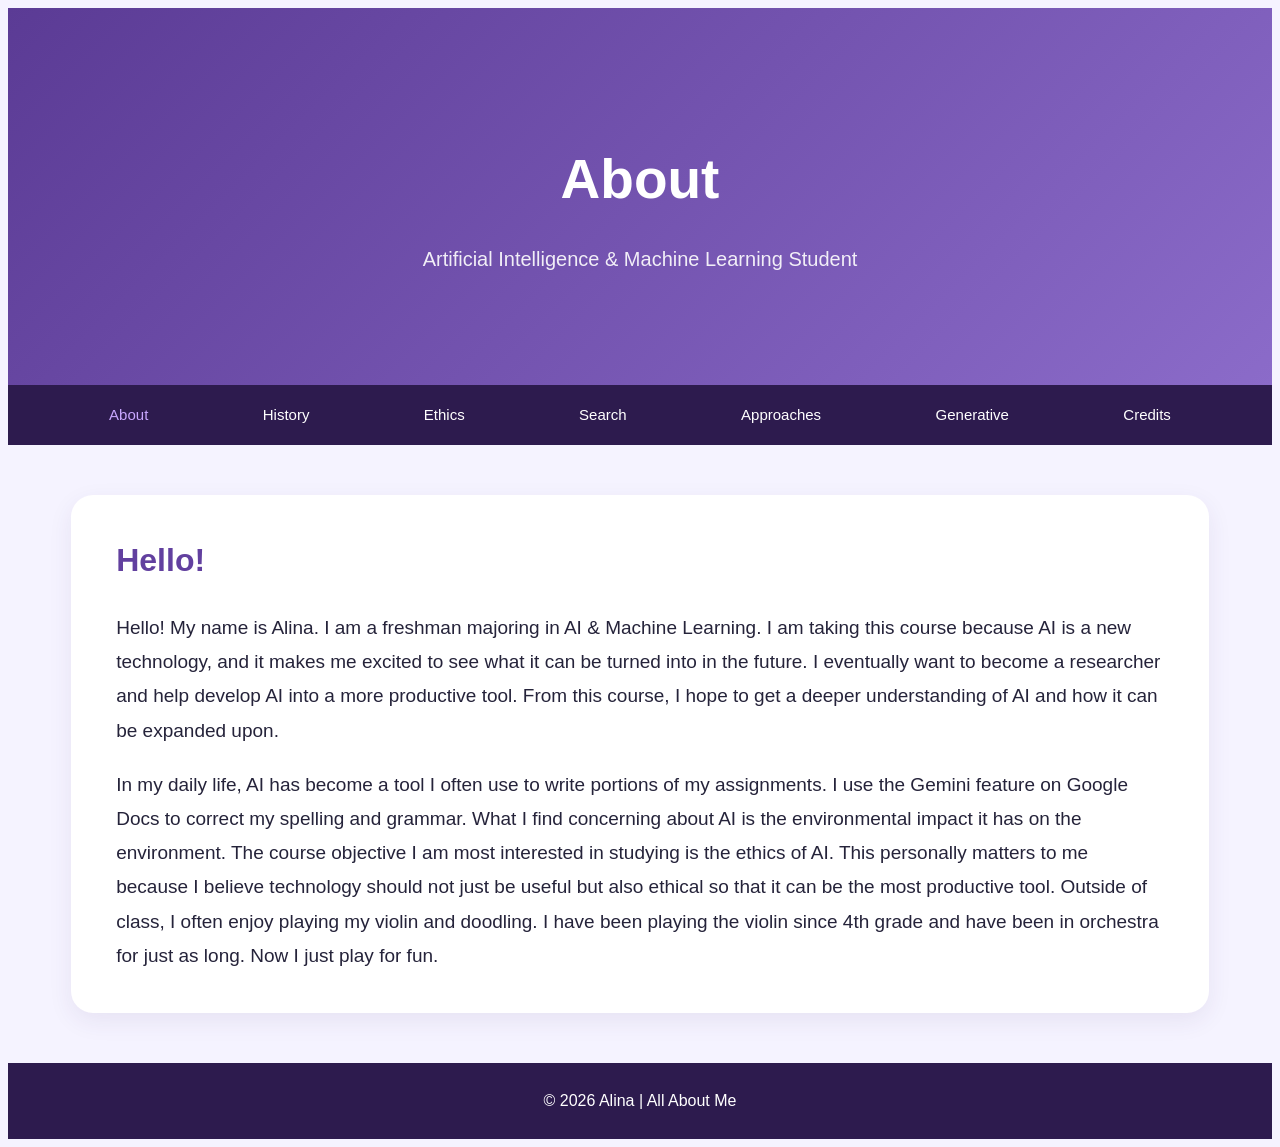
<file: index.html>
<!DOCTYPE html>
<html lang="en">

<head>
    <meta charset="UTF-8">
    <meta name="viewport" content="width=device-width, initial-scale=1.0">
    <title>All About Me</title>
    <link rel="stylesheet" href="style.css">
</head>

<body>


<header>
    <h1>About</h1>
    <p>Artificial Intelligence &amp; Machine Learning Student</p>
</header>

<nav>
    <a href="index.html" class="active">About</a>
    <a href="history.html">History</a>
    <a href="ethics.html">Ethics</a>
    <a href="search.html">Search</a>
    <a href="machine-learning.html">Approaches</a>
    <a href="generative-ai.html">Generative</a>
    <a href="credits.html">Credits</a>
</nav>


    <main>
        <section id="about">
            <h2>Hello!</h2>

            <p>
                Hello! My name is Alina. I am a freshman majoring in AI &amp;
                Machine Learning. I am taking this course because AI is a new
                technology, and it makes me excited to see what it can be turned
                into in the future. I eventually want to become a researcher and
                help develop AI into a more productive tool. From this course,
                I hope to get a deeper understanding of AI and how it can be
                expanded upon.
            </p>

            <p>
                In my daily life, AI has become a tool I often use to write portions of my assignments.
                I use the Gemini feature on Google Docs to correct my spelling and grammar. What I find
                concerning about AI is the environmental impact it has on the environment. The course
                objective I am most interested in studying is the ethics of AI. This personally matters
                to me because I believe technology should not just be useful but also ethical so that
                it can be the most productive tool. Outside of class, I often enjoy playing my violin
                and doodling. I have been playing the violin since 4th grade and have been in orchestra
                for just as long. Now I just play for fun.
            </p>
        </section>
    </main>

    <footer>
        <p>&copy; 2026 Alina | All About Me</p>
    </footer>

</body>
</html>
</file>
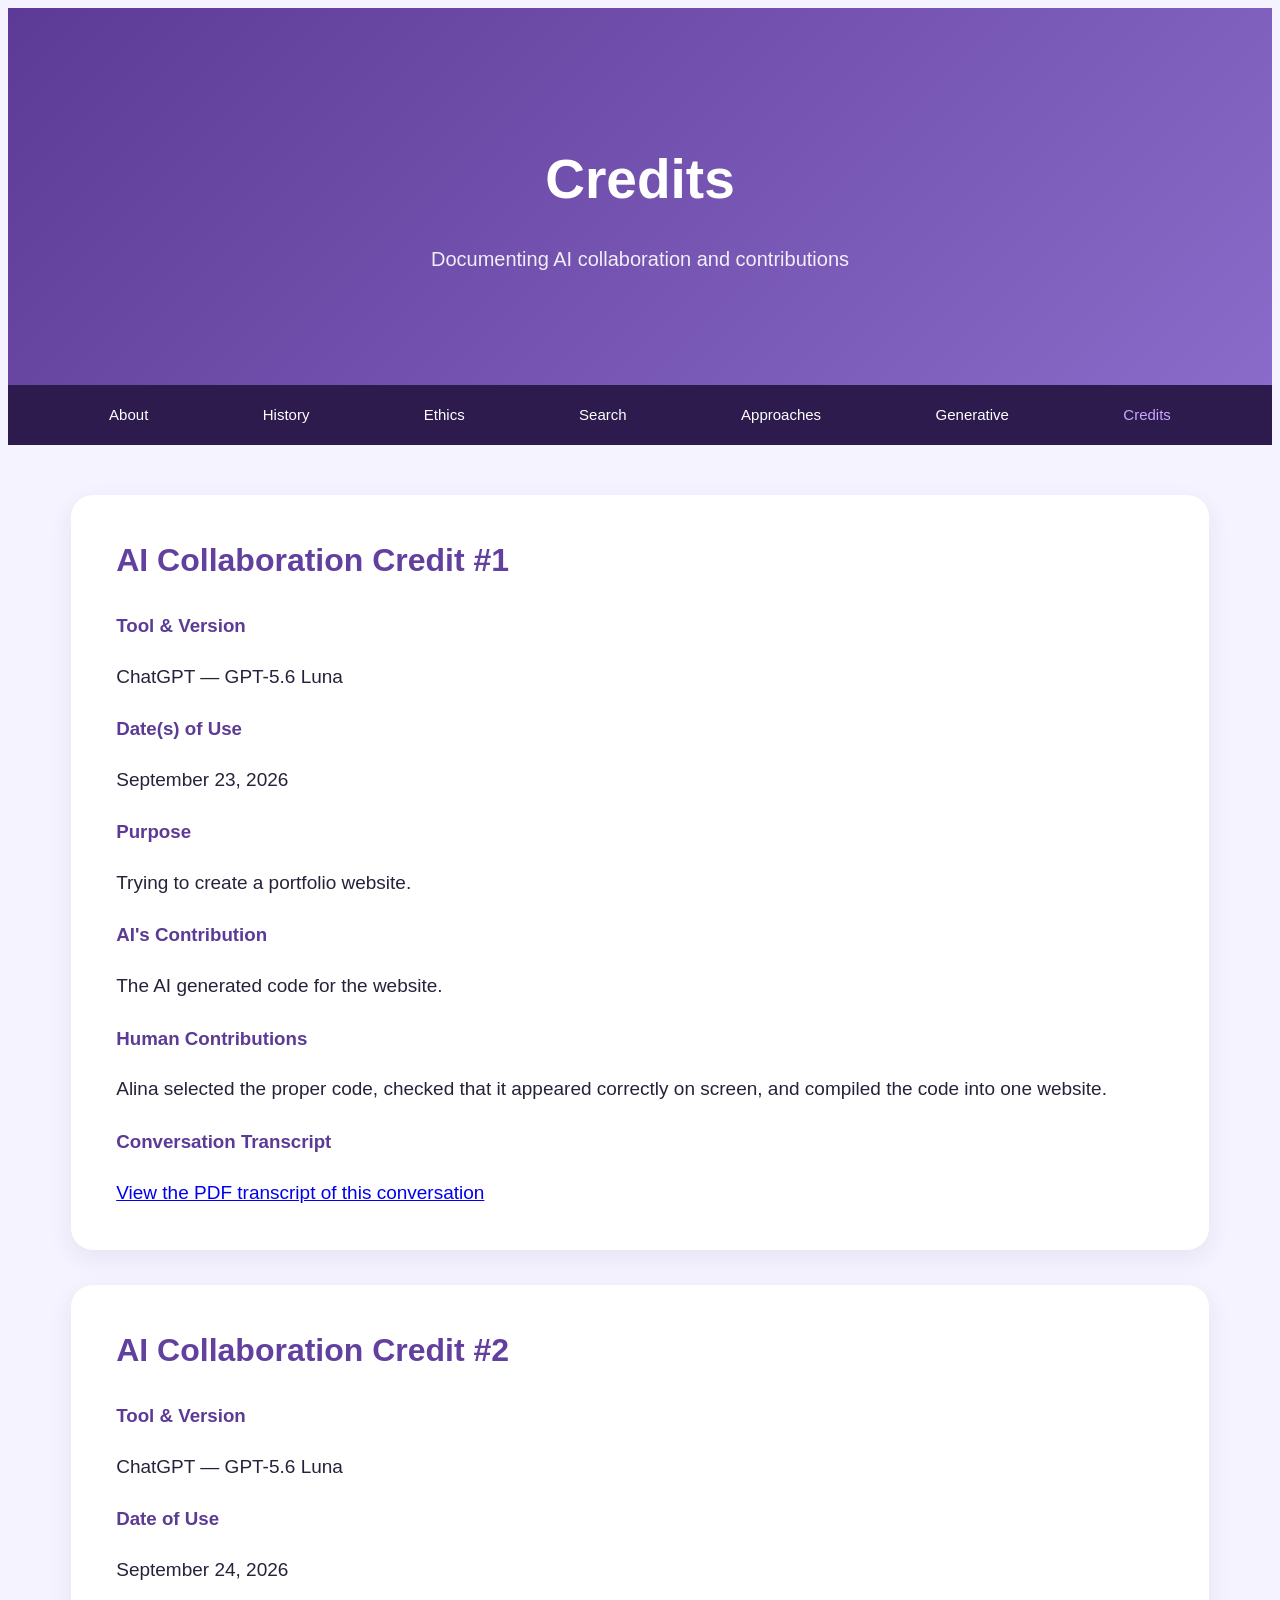
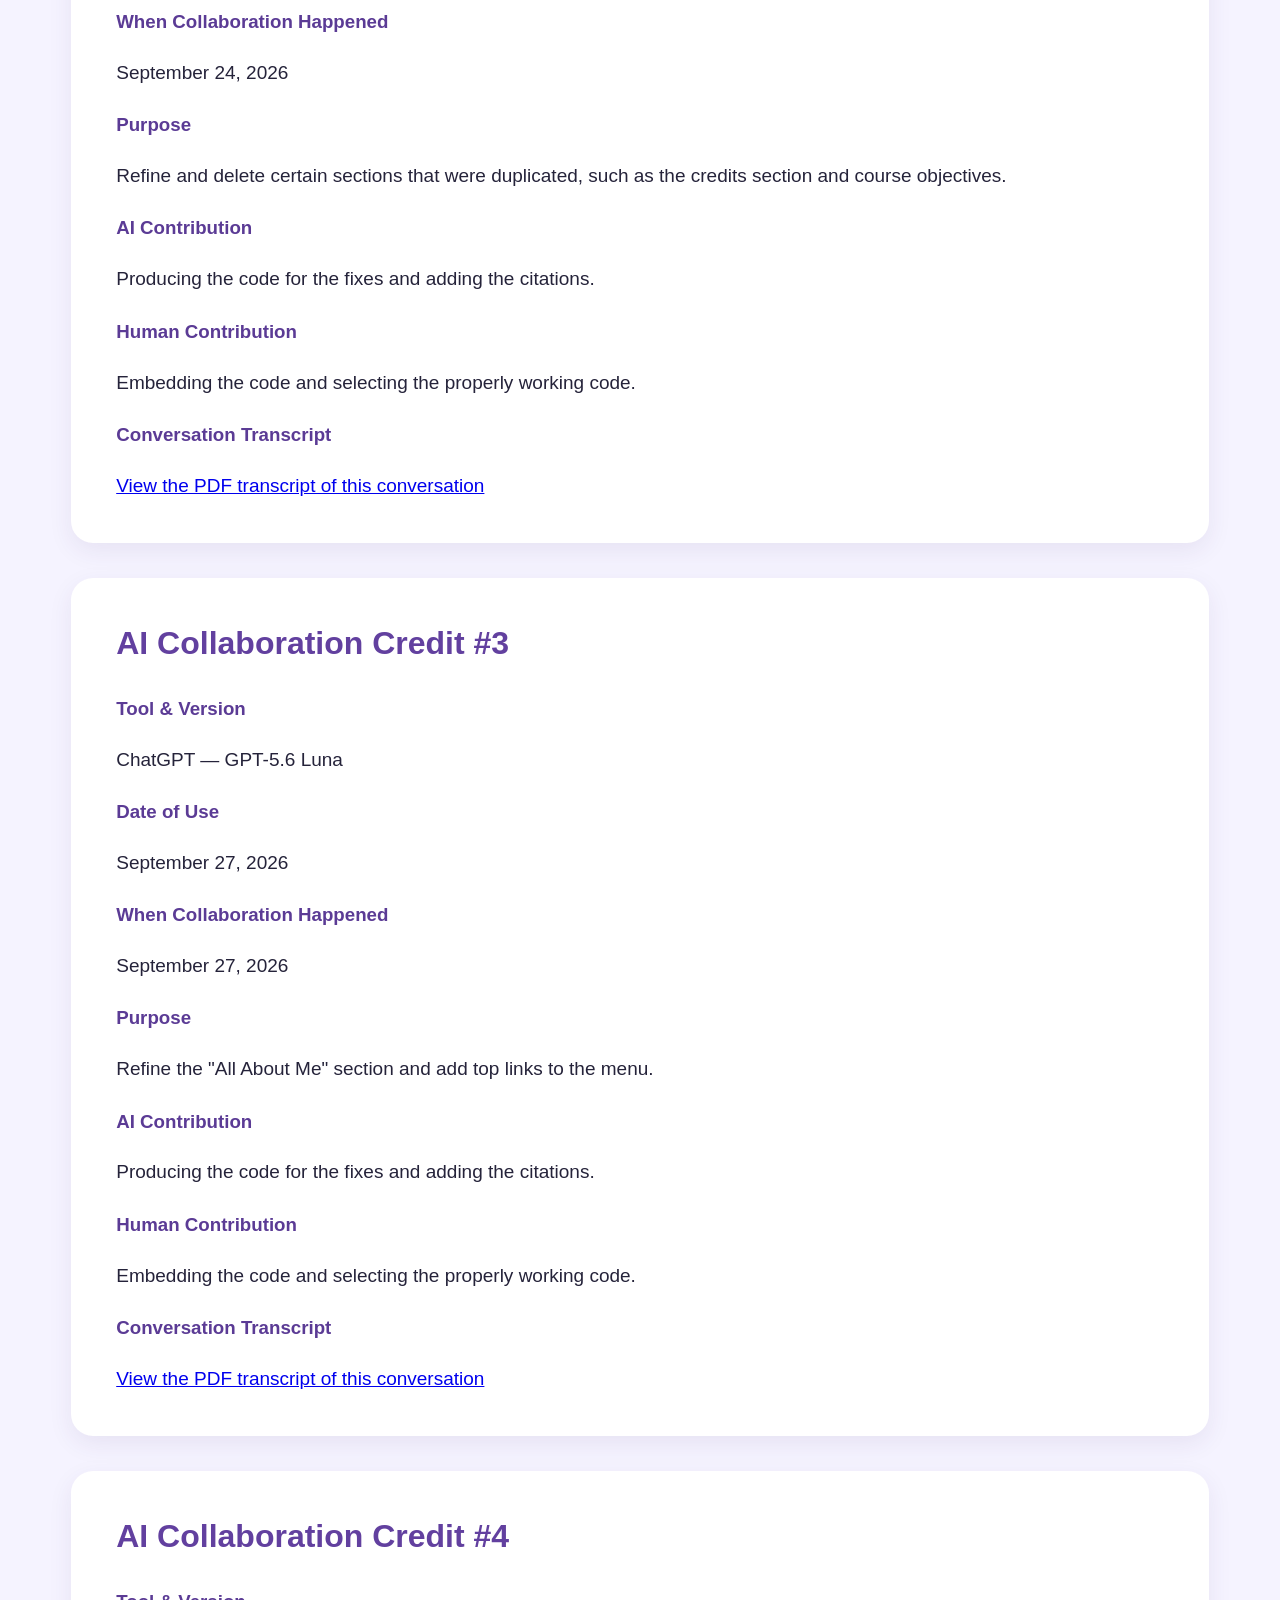
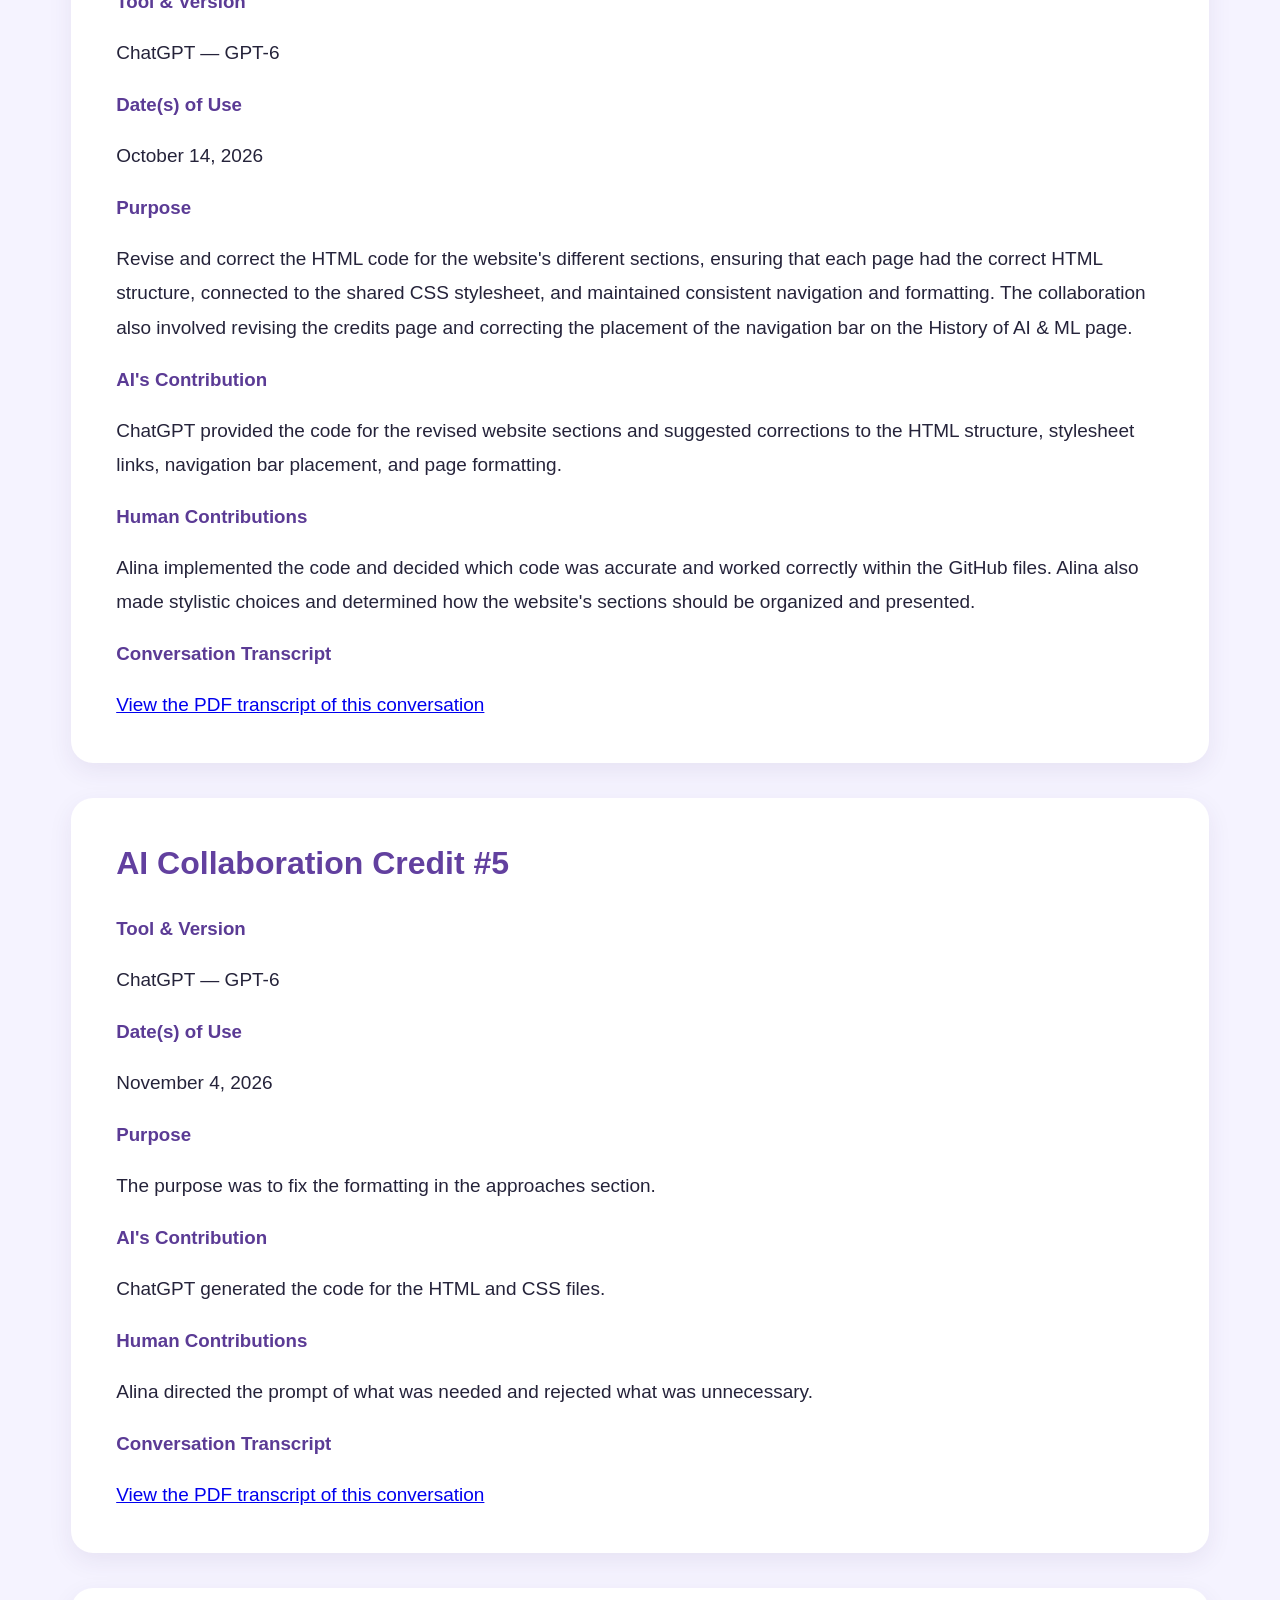
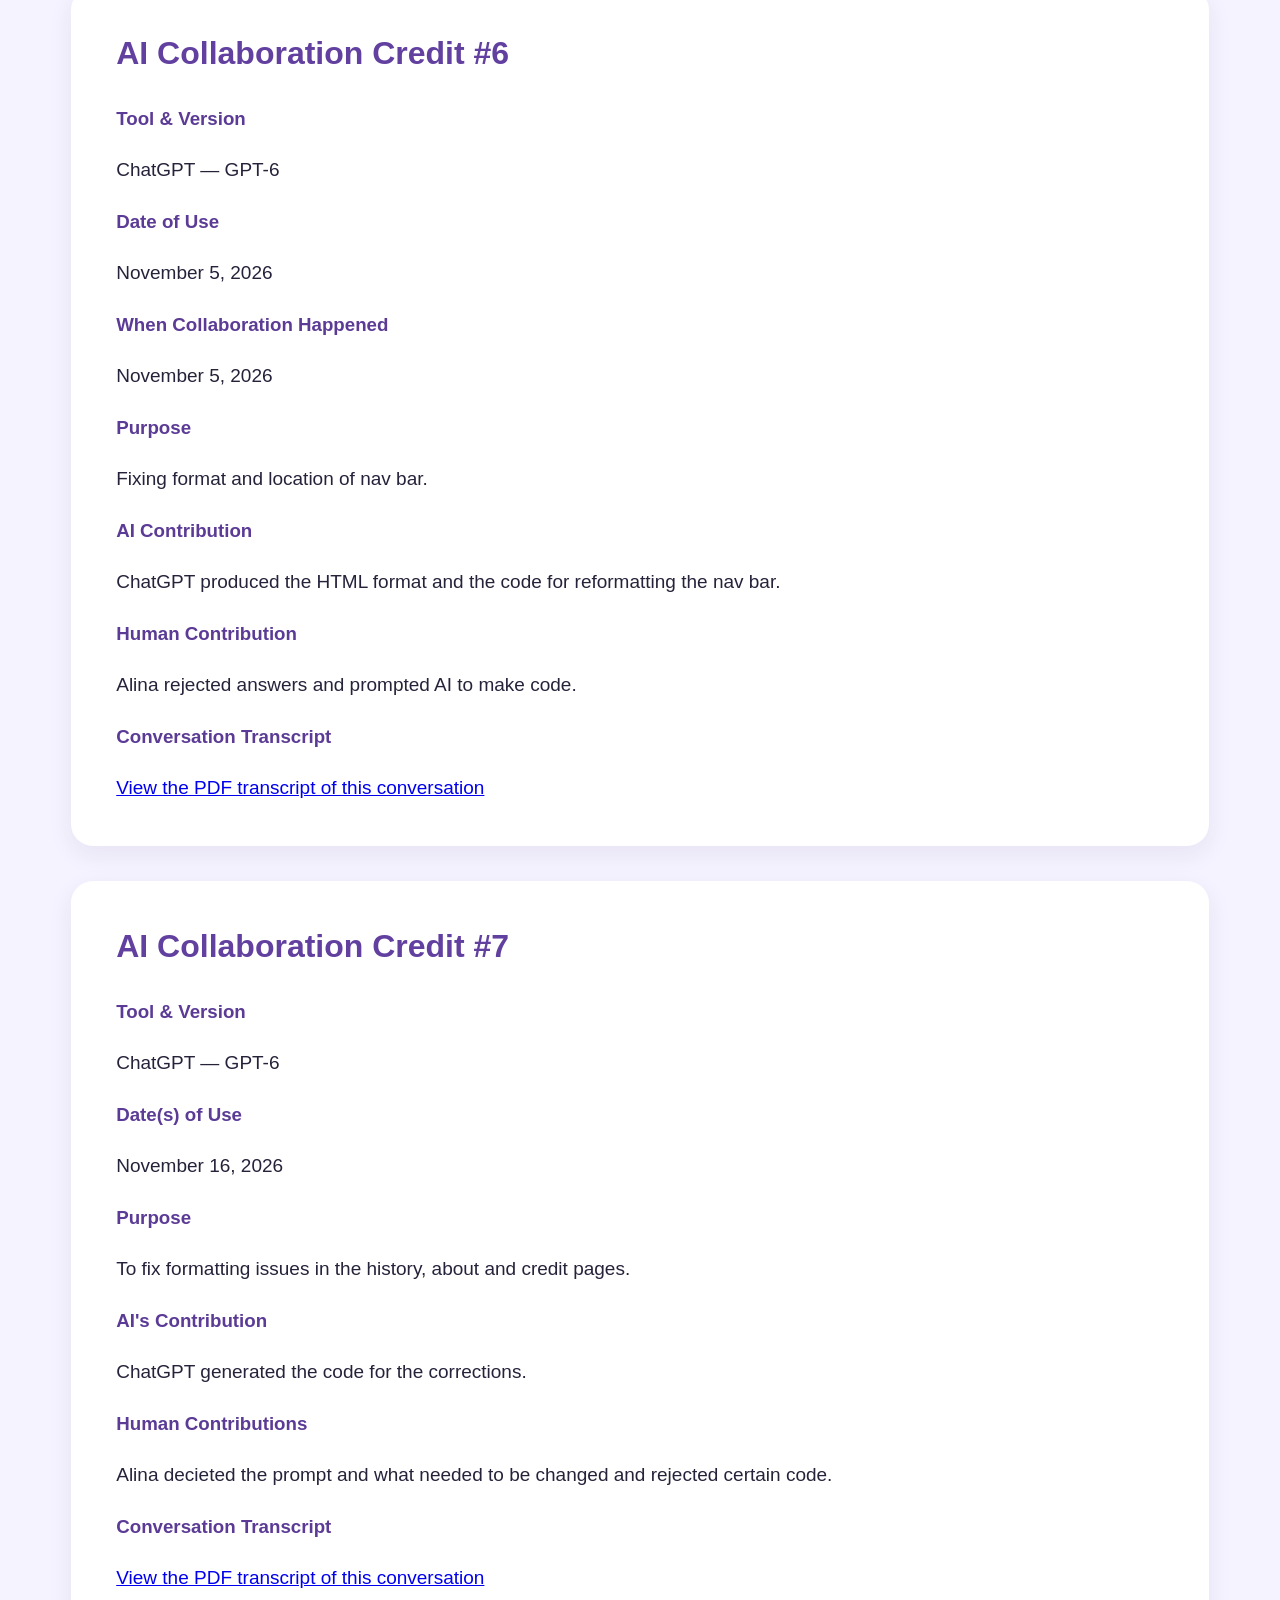
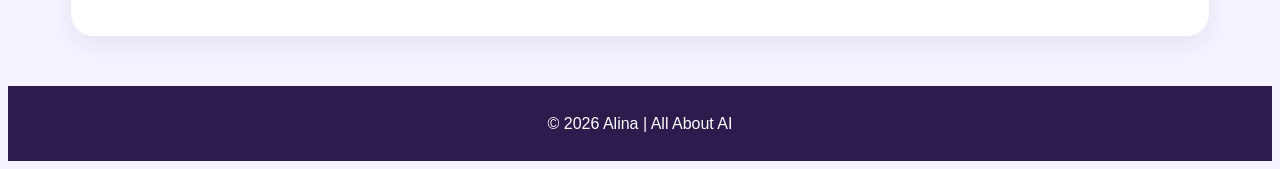
<file: credits.html>
<!DOCTYPE html>
<html lang="en">

<head>
    <meta charset="UTF-8">
    <meta name="viewport" content="width=device-width, initial-scale=1.0">
    <title>Credits</title>
    <link rel="stylesheet" href="style.css">
</head>

<body>

    <header>
        <h1>Credits</h1>
        <p>Documenting AI collaboration and contributions</p>
    </header>

    <nav>
        <a href="index.html">About</a>
        <a href="history.html">History</a>
        <a href="ethics.html">Ethics</a>
        <a href="search.html">Search</a>
        <a href="machine-learning.html">Approaches</a>
        <a href="generative-ai.html">Generative</a>
        <a href="credits.html" class="active">Credits</a>
    </nav>

    <main>

        <!-- AI Collaboration Credit #1 -->
        <section id="credit-1">

            <h2>AI Collaboration Credit #1</h2>

            <h3>Tool &amp; Version</h3>
            <p>ChatGPT — GPT-5.6 Luna</p>

            <h3>Date(s) of Use</h3>
            <p>September 23, 2026</p>

            <h3>Purpose</h3>
            <p>Trying to create a portfolio website.</p>

            <h3>AI's Contribution</h3>
            <p>The AI generated code for the website.</p>

            <h3>Human Contributions</h3>
            <p>
                Alina selected the proper code, checked that it appeared
                correctly on screen, and compiled the code into one website.
            </p>

            <h3>Conversation Transcript</h3>
            <p>
                <a href="AI-Transcript-for-Website.pdf"
                   target="_blank"
                   rel="noopener noreferrer">
                    View the PDF transcript of this conversation
                </a>
            </p>

        </section>


        <!-- AI Collaboration Credit #2 -->
        <section id="credit-2">

            <h2>AI Collaboration Credit #2</h2>

            <h3>Tool &amp; Version</h3>
            <p>ChatGPT — GPT-5.6 Luna</p>

            <h3>Date of Use</h3>
            <p>September 24, 2026</p>

            <h3>When Collaboration Happened</h3>
            <p>September 24, 2026</p>

            <h3>Purpose</h3>
            <p>
                Refine and delete certain sections that were duplicated,
                such as the credits section and course objectives.
            </p>

            <h3>AI Contribution</h3>
            <p>
                Producing the code for the fixes and adding the citations.
            </p>

            <h3>Human Contribution</h3>
            <p>
                Embedding the code and selecting the properly working code.
            </p>

            <h3>Conversation Transcript</h3>
            <p>
                <a href="AI-Transcript-2.pdf"
                   target="_blank"
                   rel="noopener noreferrer">
                    View the PDF transcript of this conversation
                </a>
            </p>

        </section>


        <!-- AI Collaboration Credit #3 -->
        <section id="credit-3">

            <h2>AI Collaboration Credit #3</h2>

            <h3>Tool &amp; Version</h3>
            <p>ChatGPT — GPT-5.6 Luna</p>

            <h3>Date of Use</h3>
            <p>September 27, 2026</p>

            <h3>When Collaboration Happened</h3>
            <p>September 27, 2026</p>

            <h3>Purpose</h3>
            <p>
                Refine the "All About Me" section and add top links to the menu.
            </p>

            <h3>AI Contribution</h3>
            <p>
                Producing the code for the fixes and adding the citations.
            </p>

            <h3>Human Contribution</h3>
            <p>
                Embedding the code and selecting the properly working code.
            </p>

            <h3>Conversation Transcript</h3>
            <p>
                <a href="AI-Transcript-3.pdf"
                   target="_blank"
                   rel="noopener noreferrer">
                    View the PDF transcript of this conversation
                </a>
            </p>

        </section>


        <!-- AI Collaboration Credit #4 -->
        <section id="credit-4">

            <h2>AI Collaboration Credit #4</h2>

            <h3>Tool &amp; Version</h3>
            <p>ChatGPT — GPT-6</p>

            <h3>Date(s) of Use</h3>
            <p>October 14, 2026</p>

            <h3>Purpose</h3>
            <p>
                Revise and correct the HTML code for the website's different sections,
                ensuring that each page had the correct HTML structure, connected to
                the shared CSS stylesheet, and maintained consistent navigation and
                formatting. The collaboration also involved revising the credits page
                and correcting the placement of the navigation bar on the History of
                AI &amp; ML page.
            </p>

            <h3>AI's Contribution</h3>
            <p>
                ChatGPT provided the code for the revised website sections and
                suggested corrections to the HTML structure, stylesheet links,
                navigation bar placement, and page formatting.
            </p>

            <h3>Human Contributions</h3>
            <p>
                Alina implemented the code and decided which code was accurate
                and worked correctly within the GitHub files. Alina also made
                stylistic choices and determined how the website's sections
                should be organized and presented.
            </p>

            <h3>Conversation Transcript</h3>
            <p>
                <a href="10.14.26 AI-code conversation.pdf"
                   target="_blank"
                   rel="noopener noreferrer">
                    View the PDF transcript of this conversation
                </a>
            </p>

        </section>


        <!-- AI Collaboration Credit #5 -->
        <section id="credit-5">

            <h2>AI Collaboration Credit #5</h2>

            <h3>Tool &amp; Version</h3>
            <p>ChatGPT — GPT-6</p>

            <h3>Date(s) of Use</h3>
            <p>November 4, 2026</p>

            <h3>Purpose</h3>
            <p>
                The purpose was to fix the formatting in the approaches section.
            </p>

            <h3>AI's Contribution</h3>
            <p>ChatGPT generated the code for the HTML and CSS files.</p>

            <h3>Human Contributions</h3>
            <p>
                Alina directed the prompt of what was needed and rejected
                what was unnecessary.
            </p>

            <h3>Conversation Transcript</h3>
            <p>
                <a href="PDF 11_5_25.pdf"
                   target="_blank"
                   rel="noopener noreferrer">
                    View the PDF transcript of this conversation
                </a>
            </p>

        </section>


        <!-- AI Collaboration Credit #6 -->
        <section id="credit-6">

            <h2>AI Collaboration Credit #6</h2>

            <h3>Tool &amp; Version</h3>
            <p>ChatGPT — GPT-6</p>

            <h3>Date of Use</h3>
            <p>November 5, 2026</p>

            <h3>When Collaboration Happened</h3>
            <p>November 5, 2026</p>

            <h3>Purpose</h3>
            <p>Fixing format and location of nav bar.</p>

            <h3>AI Contribution</h3>
            <p>
                ChatGPT produced the HTML format and the code for
                reformatting the nav bar.
            </p>

            <h3>Human Contribution</h3>
            <p>Alina rejected answers and prompted AI to make code.</p>

            <h3>Conversation Transcript</h3>
            <p>
                <a href="11_4_26.pdf"
                   target="_blank"
                   rel="noopener noreferrer">
                    View the PDF transcript of this conversation
                </a>
            </p>

        </section>

        
   <!-- AI Collaboration Credit #7 -->
        <section id="credit-7">

            <h2>AI Collaboration Credit #7</h2>

            <h3>Tool &amp; Version</h3>
            <p>ChatGPT — GPT-6</p>

            <h3>Date(s) of Use</h3>
            <p>November 16, 2026</p>

            <h3>Purpose</h3>
            <p>
                To fix formatting issues in the history, about and credit pages. 
            </p>

            <h3>AI's Contribution</h3>
            <p>ChatGPT generated the code for the corrections.</p>

            <h3>Human Contributions</h3>
            <p>
                Alina decieted the prompt and what needed to be changed and rejected certain code. 
            </p>

            <h3>Conversation Transcript</h3>
            <p>
                <a href="PDF 11_16_2026.pdf"
                   target="_blank"
                   rel="noopener noreferrer">
                    View the PDF transcript of this conversation
                </a>
            </p>

        </section>
    </main>

    <footer>
        <p>&copy; 2026 Alina | All About AI</p>
    </footer>

</body>
</html>
</file>
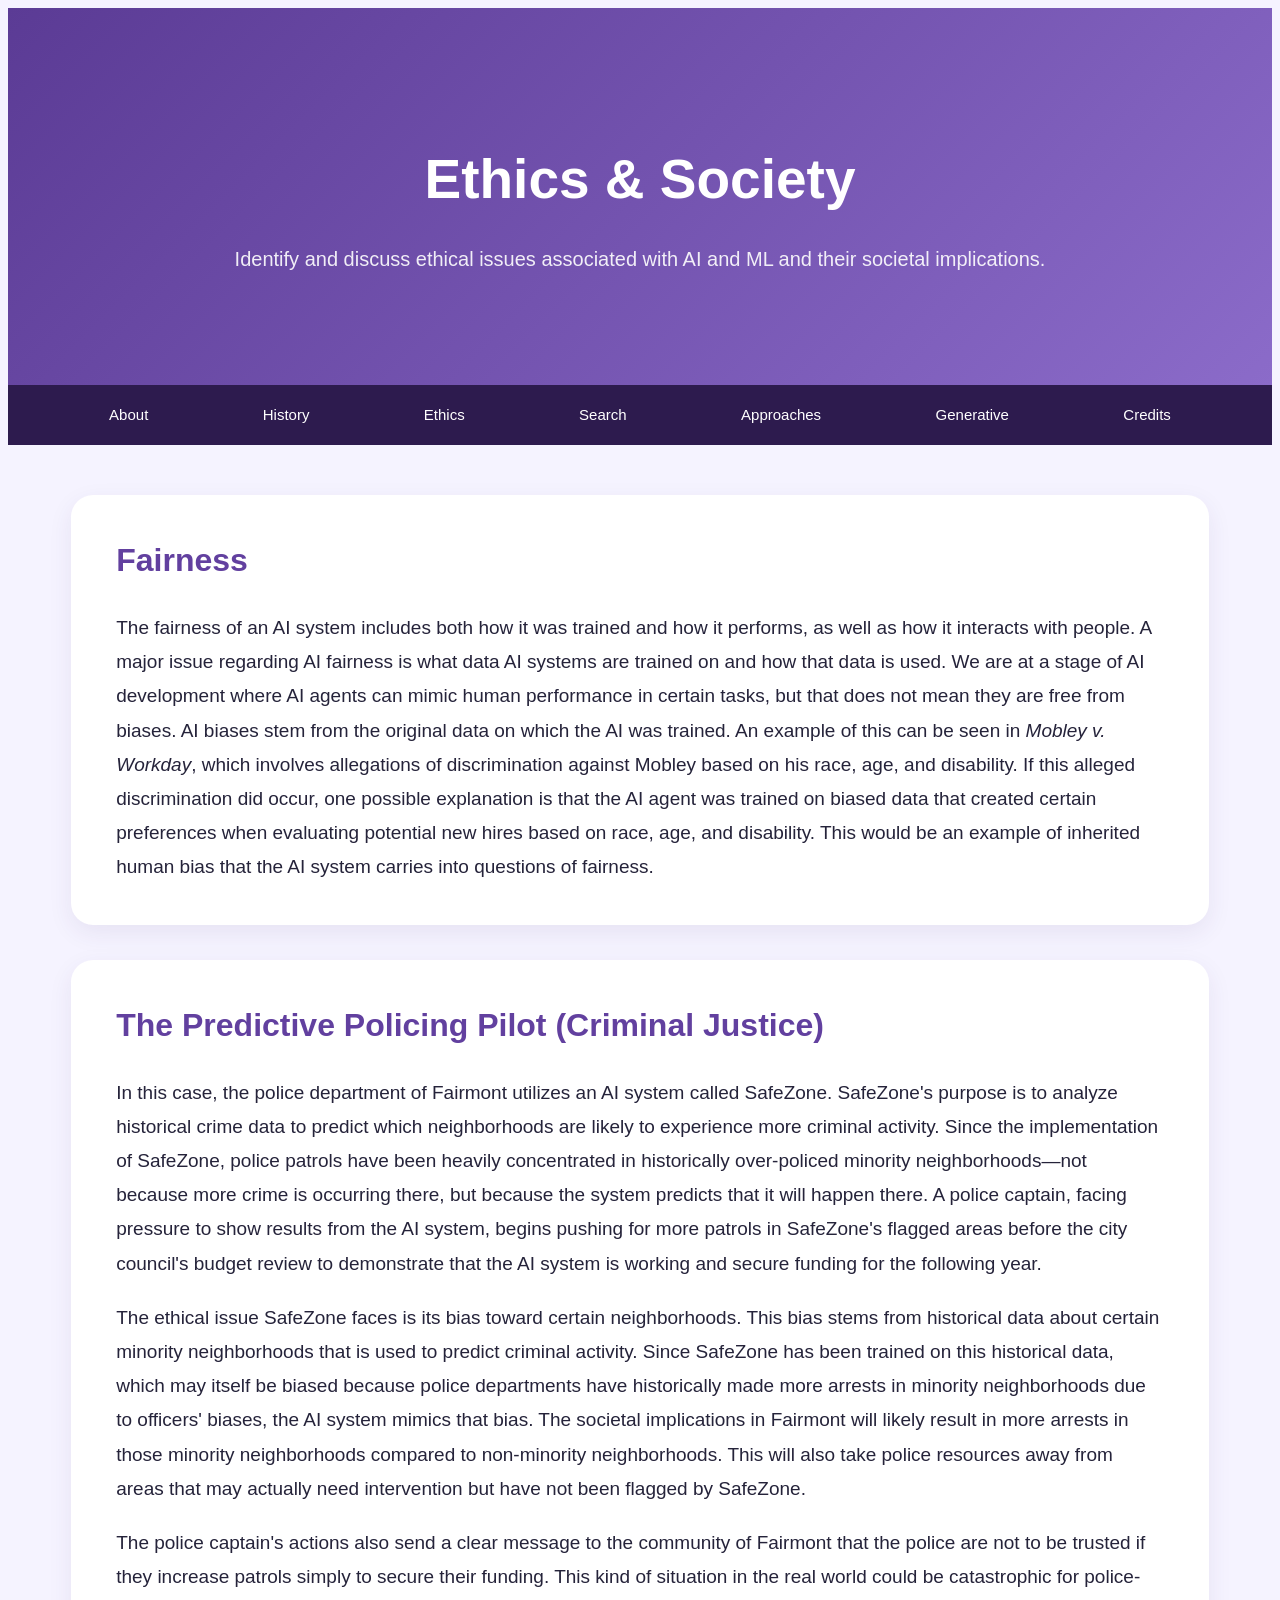
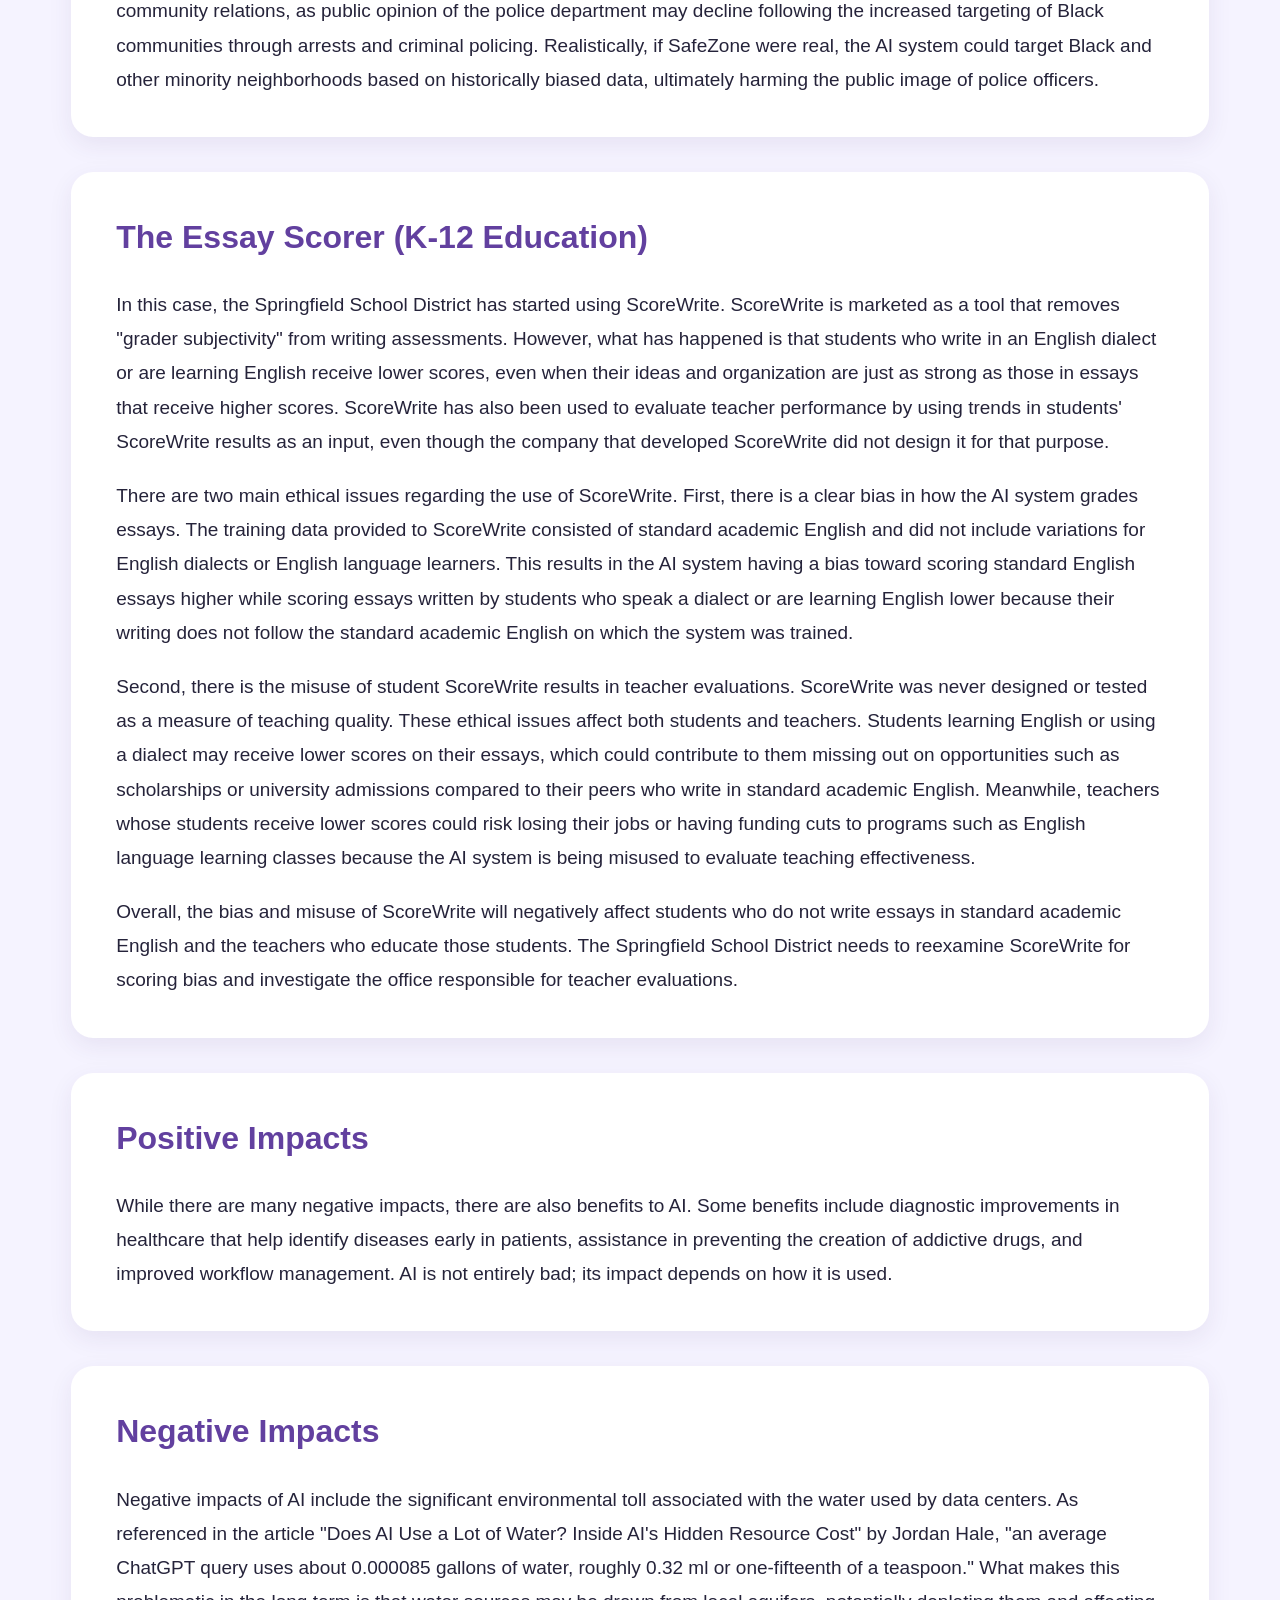
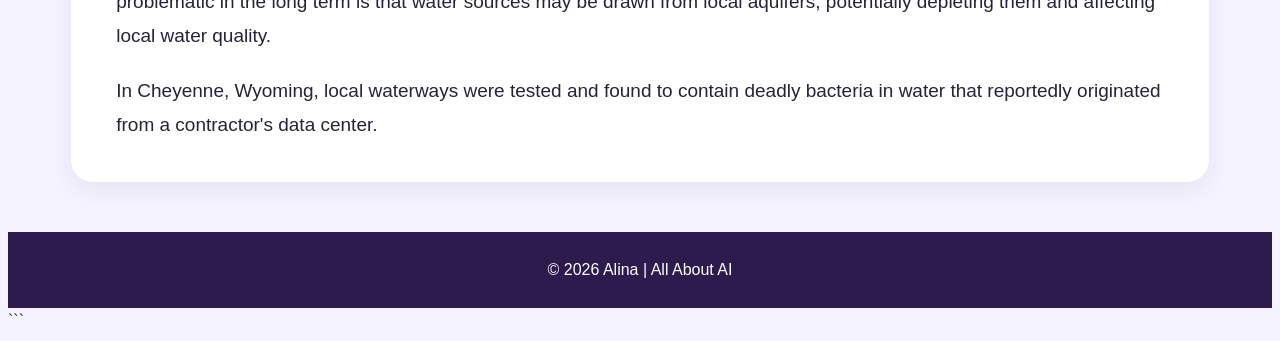
<file: ethics.html>
<!DOCTYPE html>
<html lang="en">

<head>
    <meta charset="UTF-8">
    <meta name="viewport" content="width=device-width, initial-scale=1.0">
    <title>Ethics</title>
    <link rel="stylesheet" href="style.css">
</head>

<body>

    <header>
        <h1>Ethics &amp; Society</h1>
        <p>Identify and discuss ethical issues associated with AI and ML and their societal implications.</p>
    </header>

    <nav>
        <a href="index.html">About</a>
        <a href="history.html">History </a>
        <a href="ethics.html">Ethics</a>
        <a href="search.html">Search</a>
        <a href="machine-learning.html"> Approaches</a>
        <a href="generative-ai.html">Generative</a>
        <a href="credits.html">Credits</a>
    </nav>

    <main>
       
<section>
    <h2><strong>Fairness</strong></h2>

    <p>
        The fairness of an AI system includes both how it was trained and how it performs, as well as how it interacts with people. A major issue regarding AI fairness is what data AI systems are trained on and how that data is used. We are at a stage of AI development where AI agents can mimic human performance in certain tasks, but that does not mean they are free from biases. AI biases stem from the original data on which the AI was trained. An example of this can be seen in <em>Mobley v. Workday</em>, which involves allegations of discrimination against Mobley based on his race, age, and disability. If this alleged discrimination did occur, one possible explanation is that the AI agent was trained on biased data that created certain preferences when evaluating potential new hires based on race, age, and disability. This would be an example of inherited human bias that the AI system carries into questions of fairness.
    </p>
</section>

<section>
    <h2><strong>The Predictive Policing Pilot (Criminal Justice)</strong></h2>

    <p>
        In this case, the police department of Fairmont utilizes an AI system called SafeZone. SafeZone's purpose is to analyze historical crime data to predict which neighborhoods are likely to experience more criminal activity. Since the implementation of SafeZone, police patrols have been heavily concentrated in historically over-policed minority neighborhoods—not because more crime is occurring there, but because the system predicts that it will happen there. A police captain, facing pressure to show results from the AI system, begins pushing for more patrols in SafeZone's flagged areas before the city council's budget review to demonstrate that the AI system is working and secure funding for the following year.
    </p>

    <p>
        The ethical issue SafeZone faces is its bias toward certain neighborhoods. This bias stems from historical data about certain minority neighborhoods that is used to predict criminal activity. Since SafeZone has been trained on this historical data, which may itself be biased because police departments have historically made more arrests in minority neighborhoods due to officers' biases, the AI system mimics that bias. The societal implications in Fairmont will likely result in more arrests in those minority neighborhoods compared to non-minority neighborhoods. This will also take police resources away from areas that may actually need intervention but have not been flagged by SafeZone.
    </p>

    <p>
        The police captain's actions also send a clear message to the community of Fairmont that the police are not to be trusted if they increase patrols simply to secure their funding. This kind of situation in the real world could be catastrophic for police-community relations, as public opinion of the police department may decline following the increased targeting of Black communities through arrests and criminal policing. Realistically, if SafeZone were real, the AI system could target Black and other minority neighborhoods based on historically biased data, ultimately harming the public image of police officers.
    </p>
</section>

<section>
    <h2><strong>The Essay Scorer (K-12 Education)</strong></h2>

    <p>
        In this case, the Springfield School District has started using ScoreWrite. ScoreWrite is marketed as a tool that removes "grader subjectivity" from writing assessments. However, what has happened is that students who write in an English dialect or are learning English receive lower scores, even when their ideas and organization are just as strong as those in essays that receive higher scores. ScoreWrite has also been used to evaluate teacher performance by using trends in students' ScoreWrite results as an input, even though the company that developed ScoreWrite did not design it for that purpose.
    </p>

    <p>
        There are two main ethical issues regarding the use of ScoreWrite. First, there is a clear bias in how the AI system grades essays. The training data provided to ScoreWrite consisted of standard academic English and did not include variations for English dialects or English language learners. This results in the AI system having a bias toward scoring standard English essays higher while scoring essays written by students who speak a dialect or are learning English lower because their writing does not follow the standard academic English on which the system was trained.
    </p>

    <p>
        Second, there is the misuse of student ScoreWrite results in teacher evaluations. ScoreWrite was never designed or tested as a measure of teaching quality. These ethical issues affect both students and teachers. Students learning English or using a dialect may receive lower scores on their essays, which could contribute to them missing out on opportunities such as scholarships or university admissions compared to their peers who write in standard academic English. Meanwhile, teachers whose students receive lower scores could risk losing their jobs or having funding cuts to programs such as English language learning classes because the AI system is being misused to evaluate teaching effectiveness.
    </p>

    <p>
        Overall, the bias and misuse of ScoreWrite will negatively affect students who do not write essays in standard academic English and the teachers who educate those students. The Springfield School District needs to reexamine ScoreWrite for scoring bias and investigate the office responsible for teacher evaluations.
    </p>
</section>

<section>
    <h2><strong>Positive Impacts</strong></h2>

    <p>
        While there are many negative impacts, there are also benefits to AI. Some benefits include diagnostic improvements in healthcare that help identify diseases early in patients, assistance in preventing the creation of addictive drugs, and improved workflow management. AI is not entirely bad; its impact depends on how it is used.
    </p>
</section>

<section>
    <h2><strong>Negative Impacts</strong></h2>

    <p>
        Negative impacts of AI include the significant environmental toll associated with the water used by data centers. As referenced in the article "Does AI Use a Lot of Water? Inside AI's Hidden Resource Cost" by Jordan Hale, "an average ChatGPT query uses about 0.000085 gallons of water, roughly 0.32 ml or one-fifteenth of a teaspoon." What makes this problematic in the long term is that water sources may be drawn from local aquifers, potentially depleting them and affecting local water quality.
    </p>

    <p>
        In Cheyenne, Wyoming, local waterways were tested and found to contain deadly bacteria in water that reportedly originated from a contractor's data center.
    </p>
</section>

    </main>

    <footer>
        <p>&copy; 2026 Alina | All About AI</p>
    </footer>

</body>
</html>
```
</file>
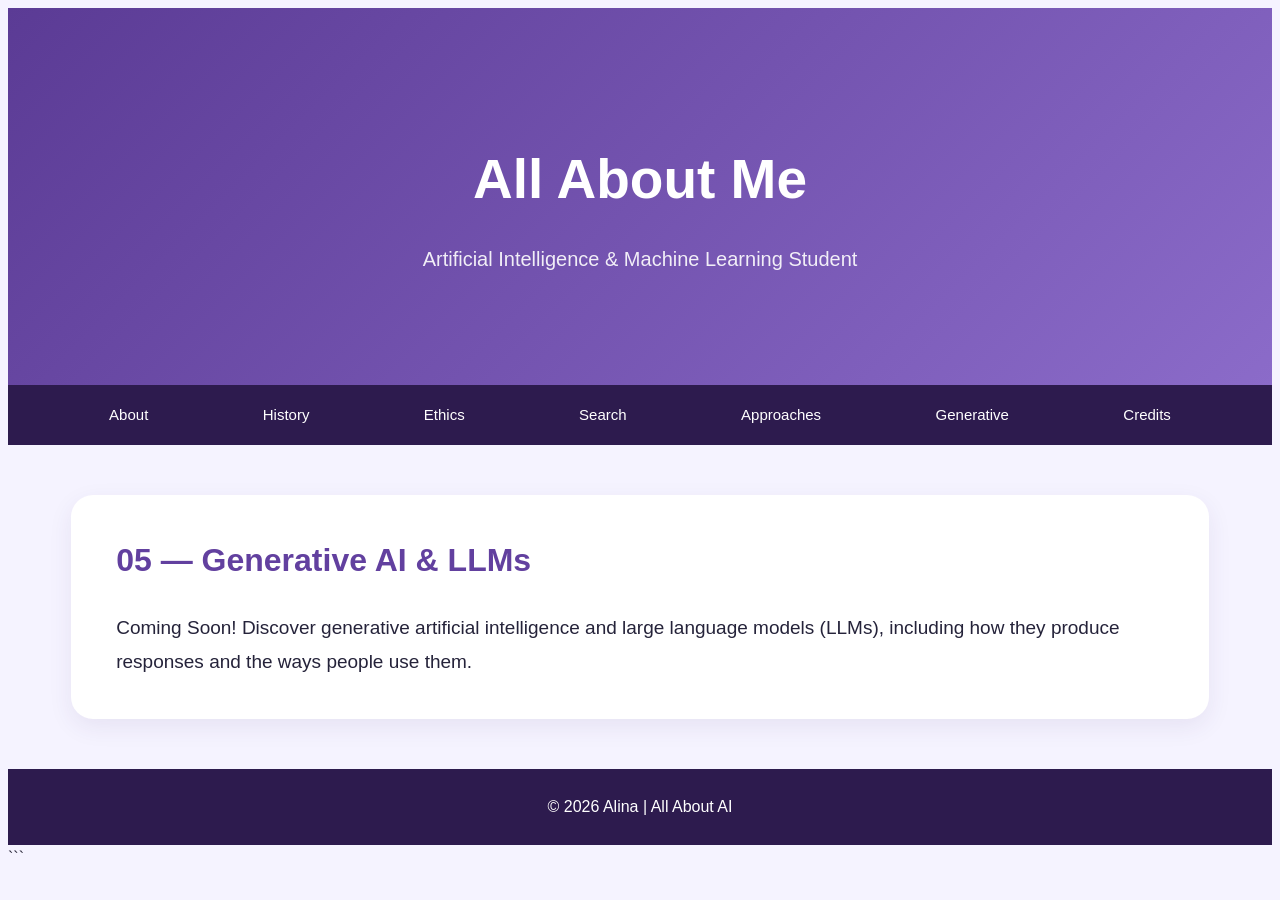
<file: generative-ai.html>
<!DOCTYPE html>
<html lang="en">

<head>
    <meta charset="UTF-8">
    <meta name="viewport" content="width=device-width, initial-scale=1.0">
    <title>Generative</title>
    <link rel="stylesheet" href="style.css">
</head>

<body>

    <header>
        <h1>All About Me</h1>
        <p>Artificial Intelligence &amp; Machine Learning Student</p>
    </header>

    <nav>
        <a href="index.html"> About </a>
        <a href="history.html">History</a>
        <a href="ethics.html">Ethics</a>
        <a href="search.html">Search</a>
        <a href="machine-learning.html">Approaches</a>
        <a href="generative-ai.html">Generative</a>
        <a href="credits.html">Credits</a>
    </nav>

</body>
</html>


    <main>
        <section>
            <h2>05 — Generative AI &amp; LLMs</h2>
            <p>
                Coming Soon! Discover generative artificial intelligence
                and large language models (LLMs), including how they
                produce responses and the ways people use them.
            </p>
        </section>
    </main>

    <footer>
        <p>&copy; 2026 Alina | All About AI</p>
    </footer>

</body>
</html>
```
</file>
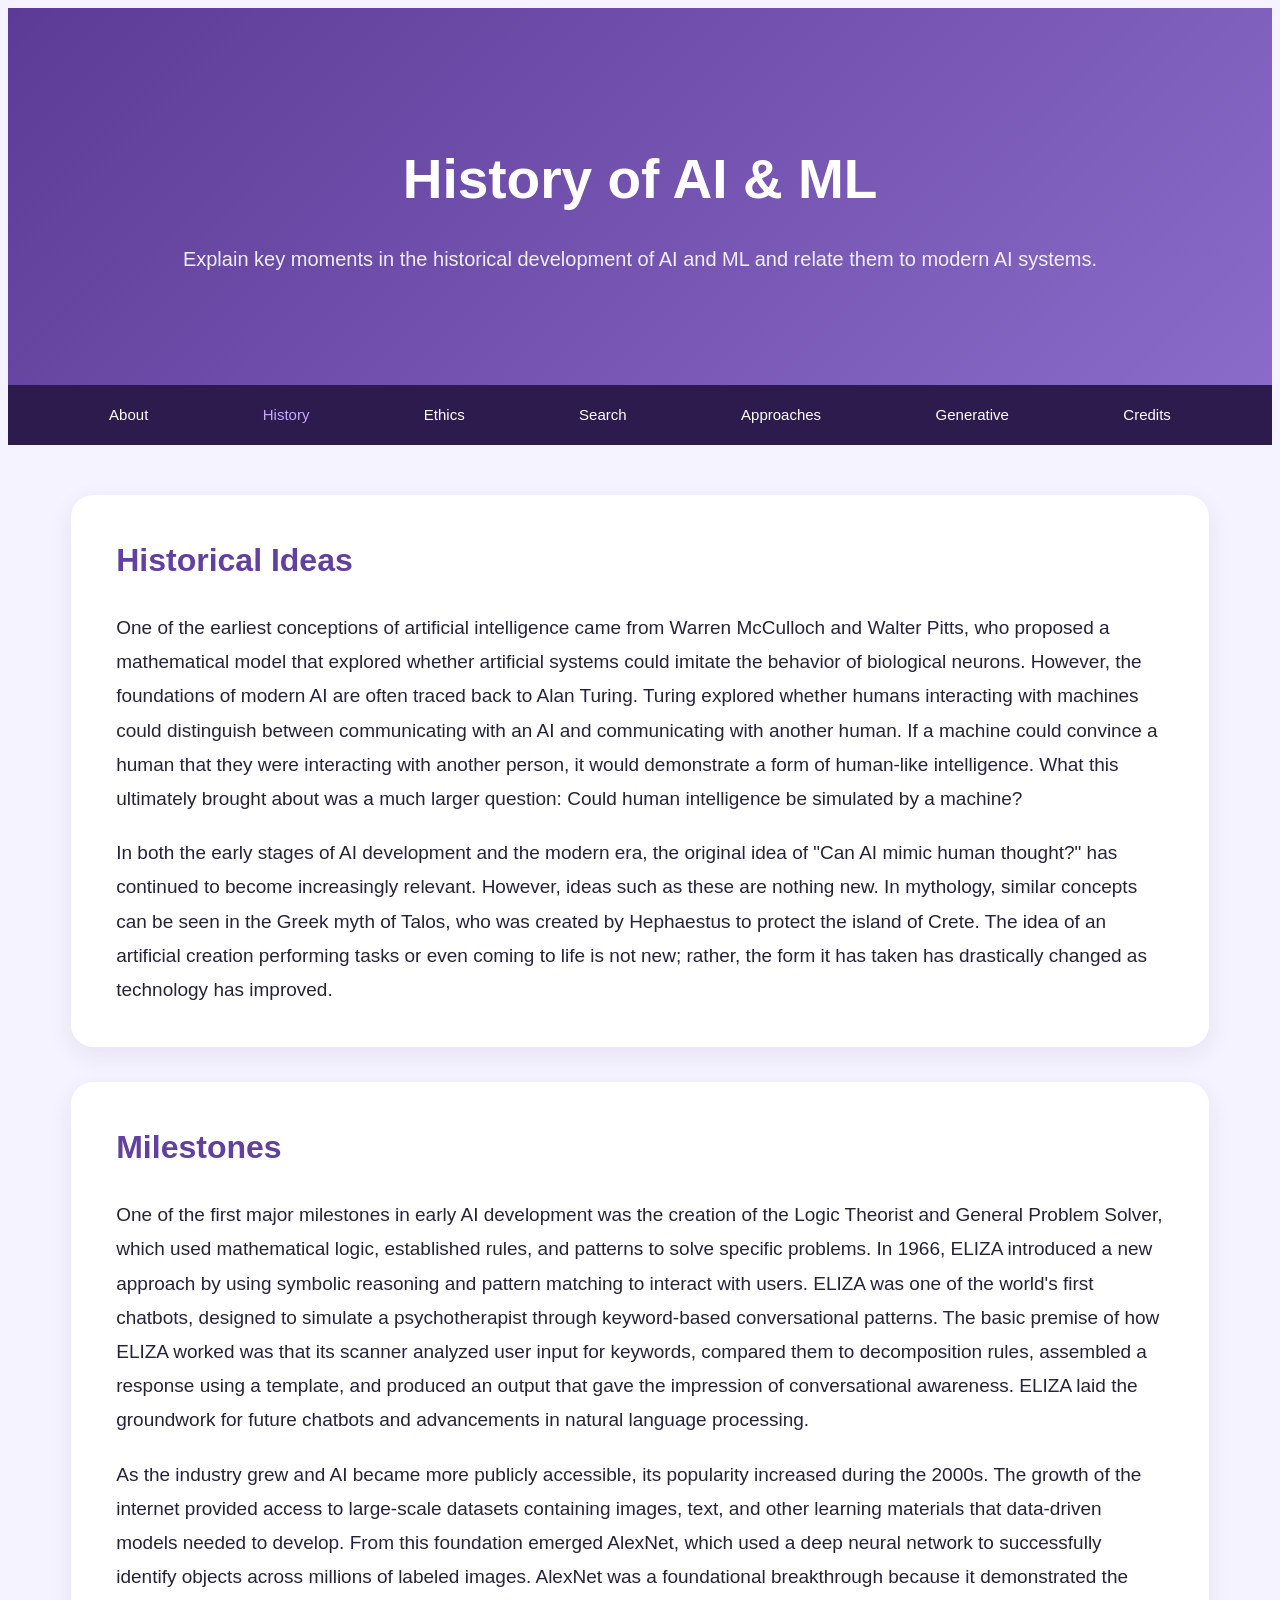
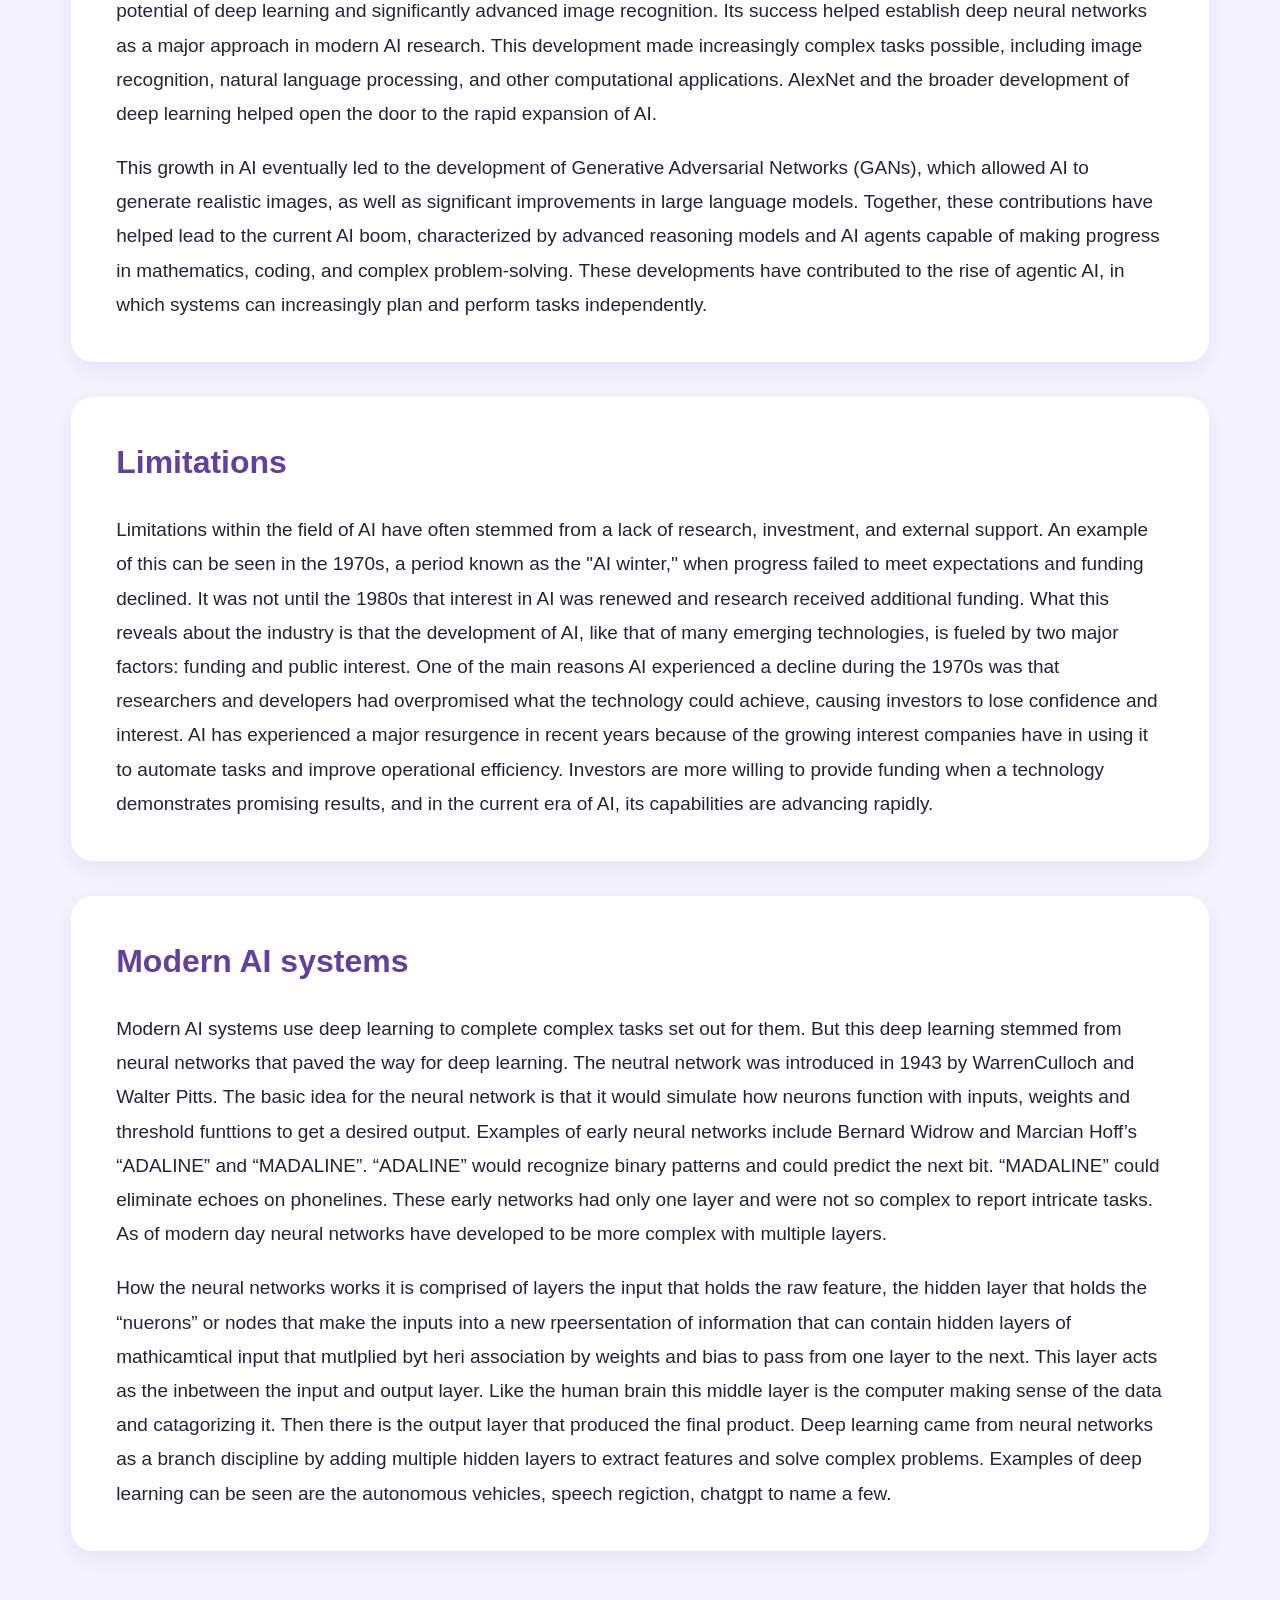
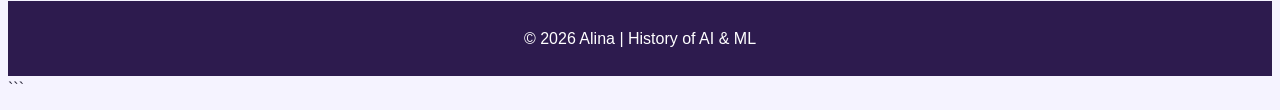
<file: history.html>
<!DOCTYPE html>
<html lang="en">

<head>
    <meta charset="UTF-8">
    <meta name="viewport" content="width=device-width, initial-scale=1.0">
    <title>History </title>
    <link rel="stylesheet" href="style.css">
</head>

<body>


<header>
    <h1>History of AI &amp; ML</h1>
    <p>Explain key moments in the historical development of AI and ML and relate them to modern AI systems.</p>
</header>

<nav>
    <a href="index.html">About</a>
    <a href="history.html" class="active">History</a>
    <a href="ethics.html">Ethics</a>
    <a href="search.html">Search</a>
    <a href="machine-learning.html">Approaches</a>
    <a href="generative-ai.html">Generative</a>
    <a href="credits.html">Credits</a>
</nav>


    <main>
        
<section>
    <h2><strong>Historical Ideas</strong></h2>

    <p>
        One of the earliest conceptions of artificial intelligence came from Warren McCulloch and Walter Pitts, who proposed a mathematical model that explored whether artificial systems could imitate the behavior of biological neurons. 
        However, the foundations of modern AI are often traced back to Alan Turing. Turing explored whether humans interacting with machines could distinguish between communicating with an AI and communicating with another human. 
        If a machine could convince a human that they were interacting with another person, it would demonstrate a form of human-like intelligence. 
        What this ultimately brought about was a much larger question: Could human intelligence be simulated by a machine?
    </p>

    <p>
        In both the early stages of AI development and the modern era, the original idea of "Can AI mimic human thought?" has continued to become increasingly relevant. However, ideas such as these are nothing new. In mythology, similar concepts can be seen in the Greek myth of Talos, who was created by Hephaestus to protect the island of Crete. The idea of an artificial creation performing tasks or even coming to life is not new; rather, the form it has taken has drastically changed as technology has improved.
    </p>
</section>

<section>
    <h2><strong>Milestones</strong></h2>

    <p>
        One of the first major milestones in early AI development was the creation of the Logic Theorist and General Problem Solver, which used mathematical logic, established rules, and patterns to solve specific problems. In 1966, ELIZA introduced a new approach by using symbolic reasoning and pattern matching to interact with users. ELIZA was one of the world's first chatbots, designed to simulate a psychotherapist through keyword-based conversational patterns. The basic premise of how ELIZA worked was that its scanner analyzed user input for keywords, compared them to decomposition rules, assembled a response using a template, and produced an output that gave the impression of conversational awareness. ELIZA laid the groundwork for future chatbots and advancements in natural language processing.
    </p>

    <p>
        As the industry grew and AI became more publicly accessible, its popularity increased during the 2000s. The growth of the internet provided access to large-scale datasets containing images, text, and other learning materials that data-driven models needed to develop. From this foundation emerged AlexNet, which used a deep neural network to successfully identify objects across millions of labeled images. AlexNet was a foundational breakthrough because it demonstrated the potential of deep learning and significantly advanced image recognition. Its success helped establish deep neural networks as a major approach in modern AI research. This development made increasingly complex tasks possible, including image recognition, natural language processing, and other computational applications. AlexNet and the broader development of deep learning helped open the door to the rapid expansion of AI.
    </p>

    <p>
        This growth in AI eventually led to the development of Generative Adversarial Networks (GANs), which allowed AI to generate realistic images, as well as significant improvements in large language models. Together, these contributions have helped lead to the current AI boom, characterized by advanced reasoning models and AI agents capable of making progress in mathematics, coding, and complex problem-solving. These developments have contributed to the rise of agentic AI, in which systems can increasingly plan and perform tasks independently.
    </p>
</section>

<section>
    <h2><strong>Limitations</strong></h2>

    <p>
        Limitations within the field of AI have often stemmed from a lack of research, investment, and external support. An example of this can be seen in the 1970s, a period known as the "AI winter," when progress failed to meet expectations and funding declined. It was not until the 1980s that interest in AI was renewed and research received additional funding. What this reveals about the industry is that the development of AI, like that of many emerging technologies, is fueled by two major factors: funding and public interest. One of the main reasons AI experienced a decline during the 1970s was that researchers and developers had overpromised what the technology could achieve, causing investors to lose confidence and interest. AI has experienced a major resurgence in recent years because of the growing interest companies have in using it to automate tasks and improve operational efficiency. Investors are more willing to provide funding when a technology demonstrates promising results, and in the current era of AI, its capabilities are advancing rapidly.
    </p>
</section>

<section>
<h2><strong>Modern AI systems </strong></h3>
    <p>

        Modern AI systems use deep learning to complete complex tasks set out for them. But this deep learning stemmed from neural networks that paved the way for deep learning. The neutral network was introduced in 1943 by WarrenCulloch and Walter Pitts. The basic idea for the neural network is that it would simulate how neurons function with inputs, weights and threshold funttions to get a desired output.  Examples of early neural networks include Bernard Widrow and Marcian Hoff’s “ADALINE” and “MADALINE”. “ADALINE” would recognize binary patterns and could predict the next bit. “MADALINE” could eliminate echoes on phonelines. These early networks had only one layer and were not so complex to report intricate tasks. As of modern day neural networks have developed to be more complex with multiple layers. 
    </p>

    <p>
        How the neural networks works it is comprised of layers the input that holds the raw feature, the hidden layer that holds the “nuerons” or nodes that make the inputs into a new rpeersentation of information that can contain hidden layers of mathicamtical input that mutlplied byt heri association by weights and bias to pass from one layer to the next. This layer acts as the inbetween the input and output layer. Like the human brain this middle layer is the computer making sense of the data and catagorizing it. Then there is the output layer that produced the final product. Deep learning came from neural networks as a branch discipline by adding multiple hidden layers to extract features and solve complex problems. Examples of deep learning can be seen are the autonomous vehicles, speech regiction, chatgpt to name a few.
     </p>

    </main>

    <footer>
        <p>&copy; 2026 Alina | History of AI &amp; ML</p>
    </footer>

</body>
</html>
```
</file>
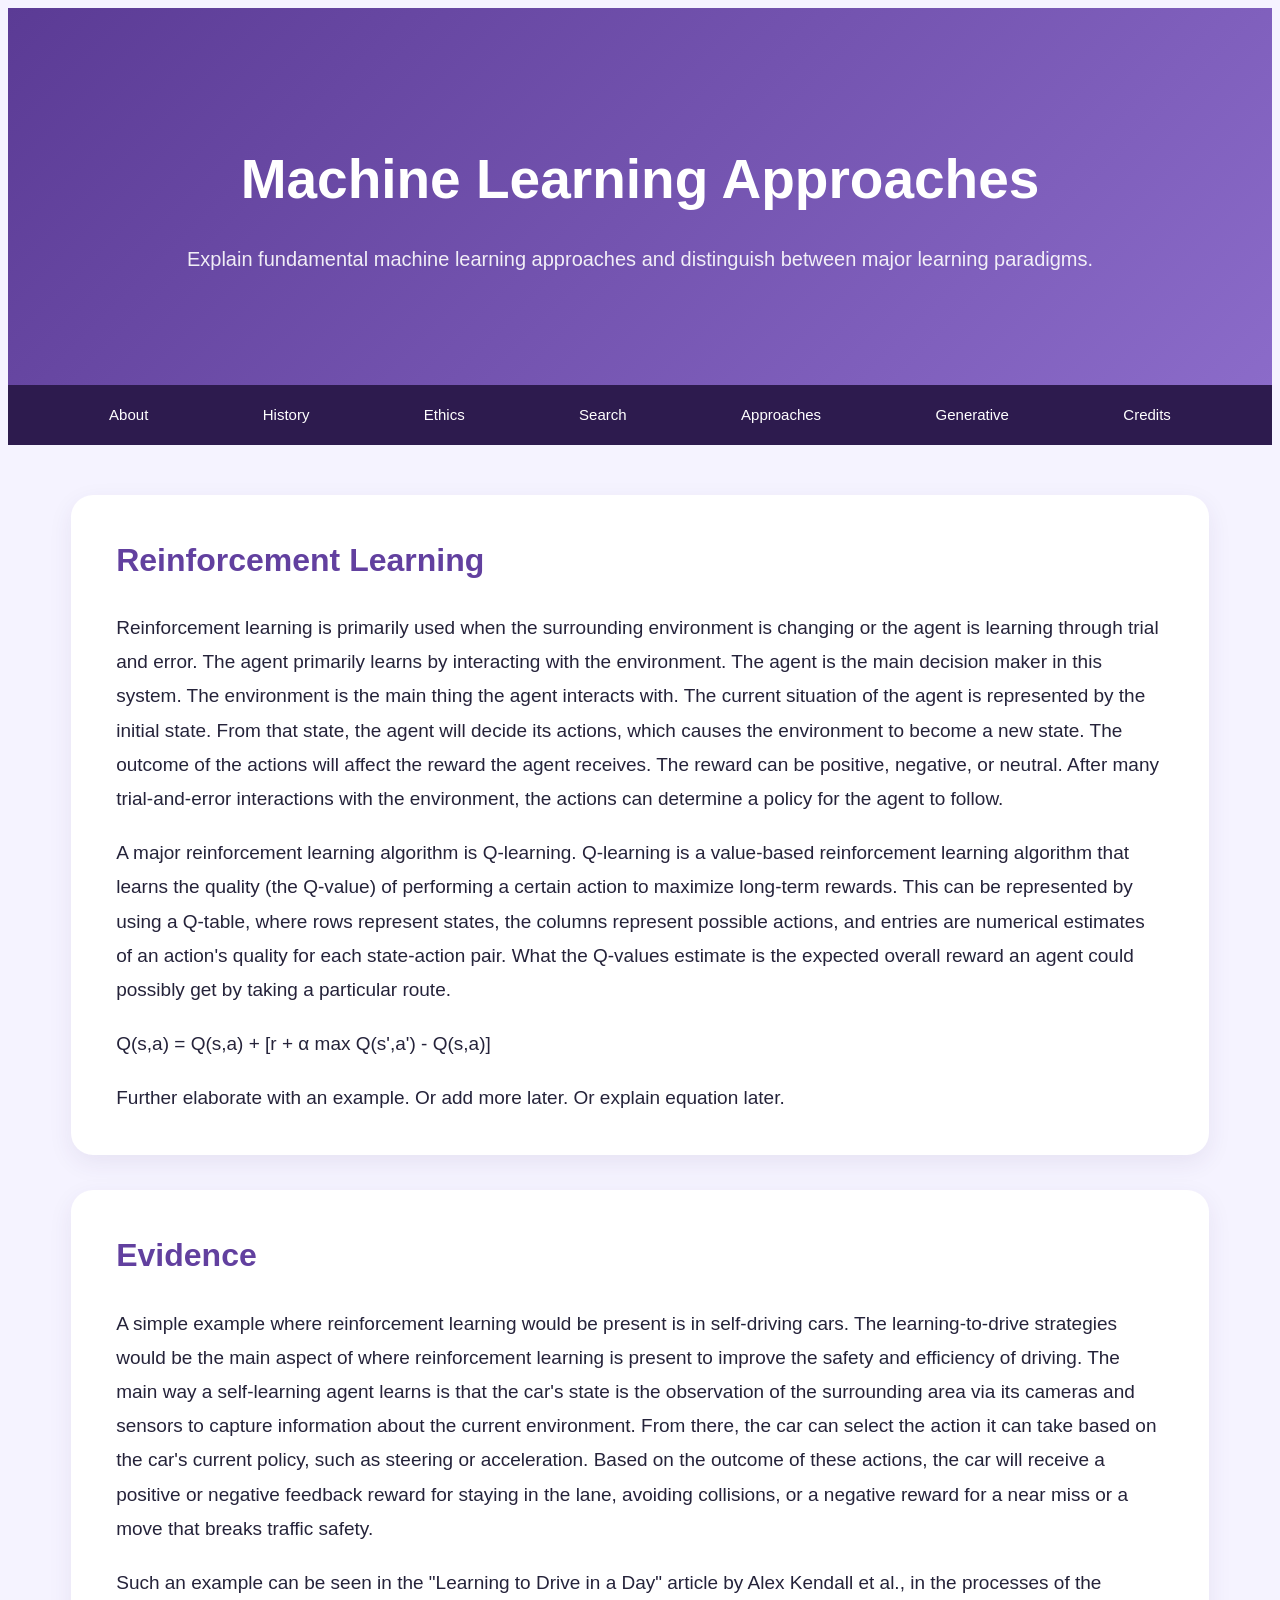
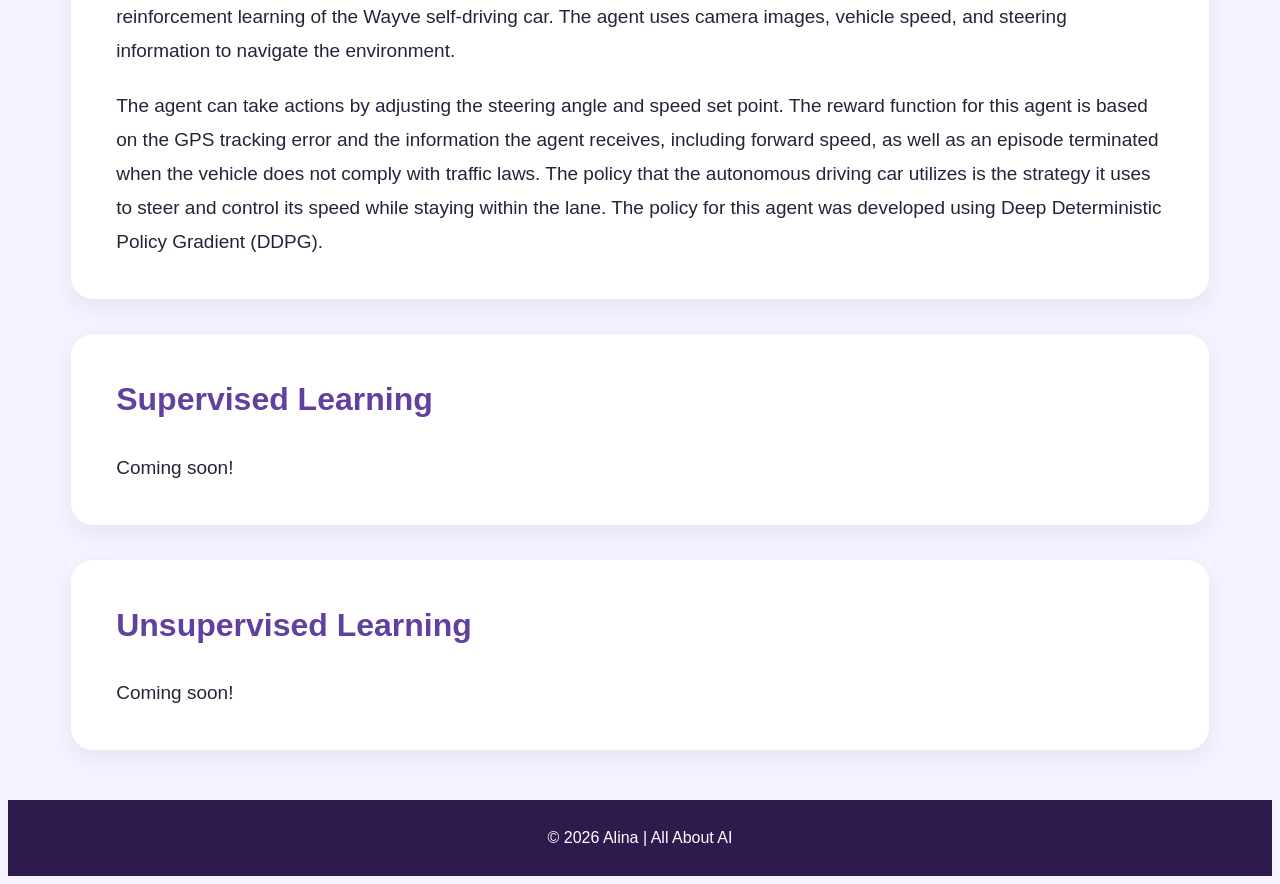
<file: machine-learning.html>
<!DOCTYPE html>
<html lang="en">

<head>
    <meta charset="UTF-8">
    <meta name="viewport" content="width=device-width, initial-scale=1.0">
    <title>Machine Learning Approaches</title>
    <link rel="stylesheet" href="style.css">
</head>

<body>

    <!-- Main Banner -->
    <header>
        <h1>Machine Learning Approaches</h1>
        <p>Explain fundamental machine learning approaches and distinguish between major learning paradigms.</p>
    </header>

    <!-- Navigation -->
    
<nav>
        <a href="index.html"> About </a>
        <a href="history.html">History</a>
        <a href="ethics.html">Ethics</a>
        <a href="search.html">Search</a>
        <a href="machine-learning.html">Approaches</a>
        <a href="generative-ai.html">Generative</a>
        <a href="credits.html">Credits</a>
    </nav>


    <!-- Main Content -->
    <main class="approaches-container">

        <!-- Reinforcement Learning -->
        <section class="approach-card">
            <h2>Reinforcement Learning</h2>

            <p>
                Reinforcement learning is primarily used when the surrounding environment is changing or the agent is learning through trial and error. The agent primarily learns by interacting with the environment. The agent is the main decision maker in this system. The environment is the main thing the agent interacts with. The current situation of the agent is represented by the initial state. From that state, the agent will decide its actions, which causes the environment to become a new state. The outcome of the actions will affect the reward the agent receives. The reward can be positive, negative, or neutral. After many trial-and-error interactions with the environment, the actions can determine a policy for the agent to follow.
            </p>

            <p>
                A major reinforcement learning algorithm is Q-learning. Q-learning is a value-based reinforcement learning algorithm that learns the quality (the Q-value) of performing a certain action to maximize long-term rewards. This can be represented by using a Q-table, where rows represent states, the columns represent possible actions, and entries are numerical estimates of an action's quality for each state-action pair. What the Q-values estimate is the expected overall reward an agent could possibly get by taking a particular route.
            </p>

            <p>
                Q(s,a) = Q(s,a) + [r + α max Q(s',a') - Q(s,a)]
            </p>

            <p>
                Further elaborate with an example. Or add more later. Or explain equation later.
            </p>
        </section>

        <!-- Evidence -->
        <section class="approach-card">
            <h2>Evidence</h2>

            <p>
                A simple example where reinforcement learning would be present is in self-driving cars. The learning-to-drive strategies would be the main aspect of where reinforcement learning is present to improve the safety and efficiency of driving. The main way a self-learning agent learns is that the car's state is the observation of the surrounding area via its cameras and sensors to capture information about the current environment. From there, the car can select the action it can take based on the car's current policy, such as steering or acceleration. Based on the outcome of these actions, the car will receive a positive or negative feedback reward for staying in the lane, avoiding collisions, or a negative reward for a near miss or a move that breaks traffic safety.
            </p>

            <p>
                Such an example can be seen in the "Learning to Drive in a Day" article by Alex Kendall et al., in the processes of the reinforcement learning of the Wayve self-driving car. The agent uses camera images, vehicle speed, and steering information to navigate the environment.
            </p>

            <p>
                The agent can take actions by adjusting the steering angle and speed set point. The reward function for this agent is based on the GPS tracking error and the information the agent receives, including forward speed, as well as an episode terminated when the vehicle does not comply with traffic laws. The policy that the autonomous driving car utilizes is the strategy it uses to steer and control its speed while staying within the lane. The policy for this agent was developed using Deep Deterministic Policy Gradient (DDPG).
            </p>
        </section>

        <!-- Supervised Learning -->
        <section class="approach-card">
            <h2>Supervised Learning</h2>

            <p>Coming soon!</p>
        </section>

        <!-- Unsupervised Learning -->
        <section class="approach-card">
            <h2>Unsupervised Learning</h2>

            <p>Coming soon!</p>
        </section>

    </main>

    <!-- Footer -->
    <footer>
        <p>&copy; 2026 Alina | All About AI</p>
    </footer>

</body>
</html>
</file>
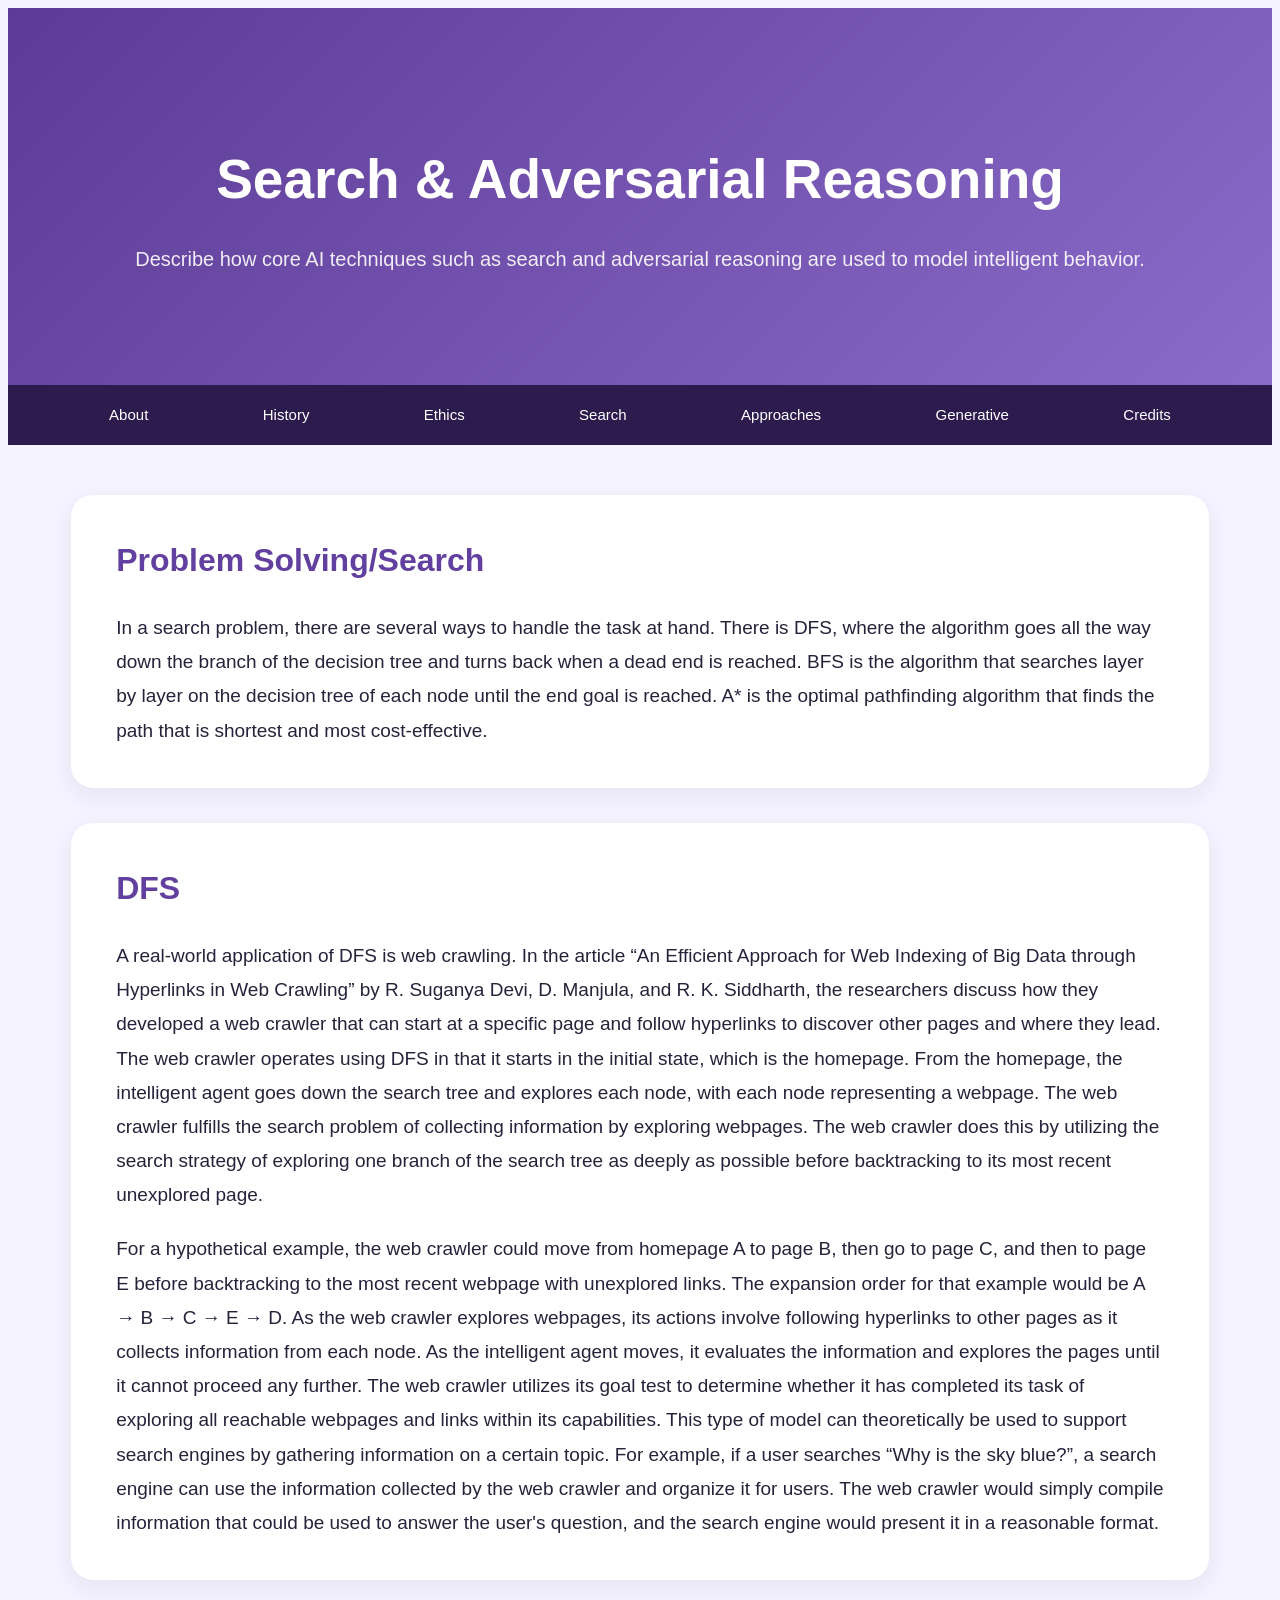
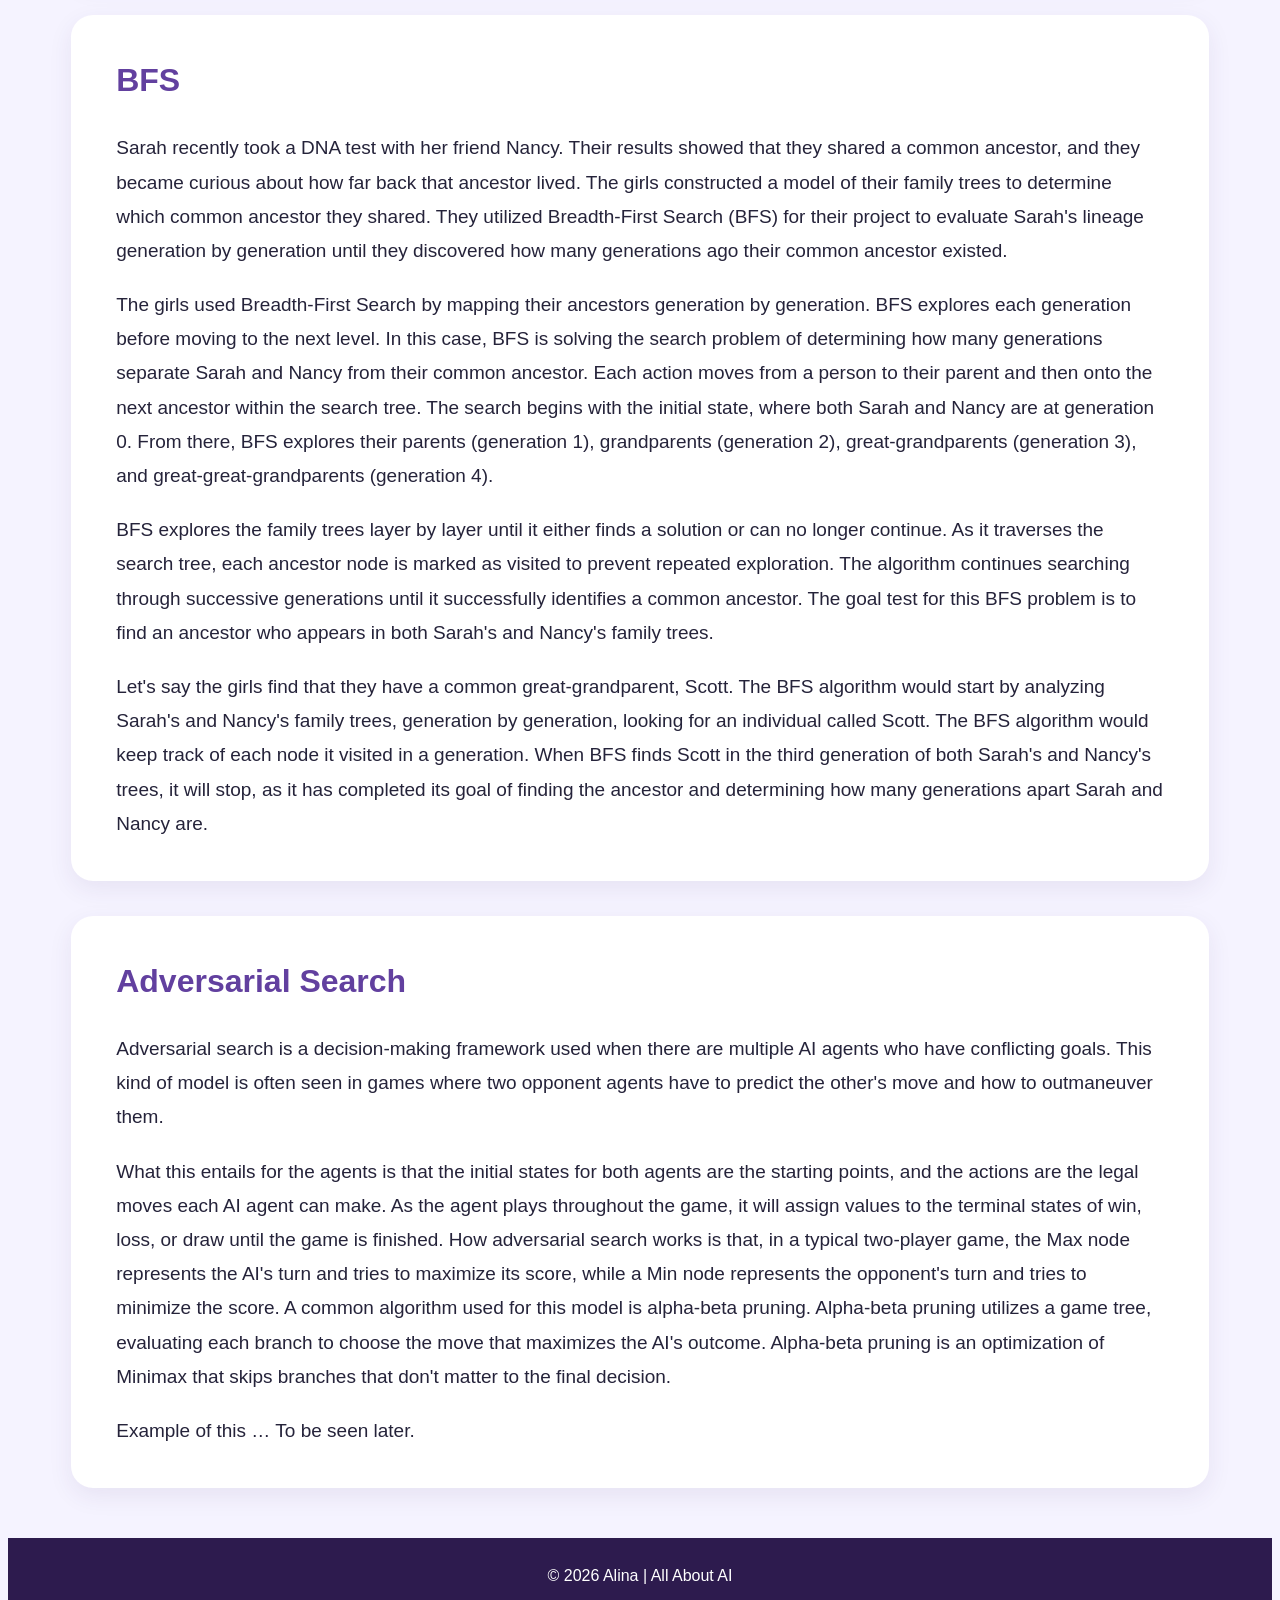
<file: search.html>
<!DOCTYPE html>
<html lang="en">

<head>
    <meta charset="UTF-8">
    <meta name="viewport" content="width=device-width, initial-scale=1.0">
    <title>Search &amp; Adversarial Reasoning - Alina</title>
    <link rel="stylesheet" href="style.css">
</head>

<body>

    <header>
        <h1>Search &amp; Adversarial Reasoning</h1>
        <p>Describe how core AI techniques such as search and adversarial reasoning are used to model intelligent behavior.</p>
    </header>

   
<nav>
        <a href="index.html"> About </a>
        <a href="history.html">History</a>
        <a href="ethics.html">Ethics</a>
        <a href="search.html">Search</a>
        <a href="machine-learning.html">Approaches</a>
        <a href="generative-ai.html">Generative</a>
        <a href="credits.html">Credits</a>
    </nav>

    <main>
        
<section>
    <h2><strong>Problem Solving/Search</strong></h2>

    <p>
        In a search problem, there are several ways to handle the task at hand. There is DFS, where the algorithm goes all the way down the branch of the decision tree and turns back when a dead end is reached. BFS is the algorithm that searches layer by layer on the decision tree of each node until the end goal is reached. A* is the optimal pathfinding algorithm that finds the path that is shortest and most cost-effective.
    </p>
</section>

<section>
    <h2><strong>DFS</strong></h2>

    <p>
        A real-world application of DFS is web crawling. In the article “An Efficient Approach for Web Indexing of Big Data through Hyperlinks in Web Crawling” by R. Suganya Devi, D. Manjula, and R. K. Siddharth, the researchers discuss how they developed a web crawler that can start at a specific page and follow hyperlinks to discover other pages and where they lead. The web crawler operates using DFS in that it starts in the initial state, which is the homepage. From the homepage, the intelligent agent goes down the search tree and explores each node, with each node representing a webpage. The web crawler fulfills the search problem of collecting information by exploring webpages. The web crawler does this by utilizing the search strategy of exploring one branch of the search tree as deeply as possible before backtracking to its most recent unexplored page.
    </p>

    <p>
        For a hypothetical example, the web crawler could move from homepage A to page B, then go to page C, and then to page E before backtracking to the most recent webpage with unexplored links. The expansion order for that example would be A → B → C → E → D. As the web crawler explores webpages, its actions involve following hyperlinks to other pages as it collects information from each node. As the intelligent agent moves, it evaluates the information and explores the pages until it cannot proceed any further. The web crawler utilizes its goal test to determine whether it has completed its task of exploring all reachable webpages and links within its capabilities. This type of model can theoretically be used to support search engines by gathering information on a certain topic. For example, if a user searches “Why is the sky blue?”, a search engine can use the information collected by the web crawler and organize it for users. The web crawler would simply compile information that could be used to answer the user's question, and the search engine would present it in a reasonable format.
    </p>
</section>

<section>
    <h2><strong>BFS</strong></h2>

    <p>
        Sarah recently took a DNA test with her friend Nancy. Their results showed that they shared a common ancestor, and they became curious about how far back that ancestor lived. The girls constructed a model of their family trees to determine which common ancestor they shared. They utilized Breadth-First Search (BFS) for their project to evaluate Sarah's lineage generation by generation until they discovered how many generations ago their common ancestor existed.
    </p>

    <p>
        The girls used Breadth-First Search by mapping their ancestors generation by generation. BFS explores each generation before moving to the next level. In this case, BFS is solving the search problem of determining how many generations separate Sarah and Nancy from their common ancestor. Each action moves from a person to their parent and then onto the next ancestor within the search tree. The search begins with the initial state, where both Sarah and Nancy are at generation 0. From there, BFS explores their parents (generation 1), grandparents (generation 2), great-grandparents (generation 3), and great-great-grandparents (generation 4).
    </p>

    <p>
        BFS explores the family trees layer by layer until it either finds a solution or can no longer continue. As it traverses the search tree, each ancestor node is marked as visited to prevent repeated exploration. The algorithm continues searching through successive generations until it successfully identifies a common ancestor. The goal test for this BFS problem is to find an ancestor who appears in both Sarah's and Nancy's family trees.
    </p>

    <p>
        Let's say the girls find that they have a common great-grandparent, Scott. The BFS algorithm would start by analyzing Sarah's and Nancy's family trees, generation by generation, looking for an individual called Scott. The BFS algorithm would keep track of each node it visited in a generation. When BFS finds Scott in the third generation of both Sarah's and Nancy's trees, it will stop, as it has completed its goal of finding the ancestor and determining how many generations apart Sarah and Nancy are.
    </p>
</section>

<section>
    <h2><strong>Adversarial Search</strong></h2>

    <p>
        Adversarial search is a decision-making framework used when there are multiple AI agents who have conflicting goals. This kind of model is often seen in games where two opponent agents have to predict the other's move and how to outmaneuver them.
    </p>

    <p>
        What this entails for the agents is that the initial states for both agents are the starting points, and the actions are the legal moves each AI agent can make. As the agent plays throughout the game, it will assign values to the terminal states of win, loss, or draw until the game is finished. How adversarial search works is that, in a typical two-player game, the Max node represents the AI's turn and tries to maximize its score, while a Min node represents the opponent's turn and tries to minimize the score. A common algorithm used for this model is alpha-beta pruning. Alpha-beta pruning utilizes a game tree, evaluating each branch to choose the move that maximizes the AI's outcome. Alpha-beta pruning is an optimization of Minimax that skips branches that don't matter to the final decision.
    </p>

    <p>
        Example of this … To be seen later.
    </p>
</section>

    </main>

    <footer>
        <p>&copy; 2026 Alina | All About AI</p>
    </footer>

</body>
</html>
</file>
<file: style.css>
```css
* {
    margin: 0;
    padding: 0;
    box-sizing: border-box;
}

body {
    font-family: Arial, sans-serif;
    background: #f5f3ff;
    color: #2d2a3d;
    line-height: 1.6;
}

/* Navigation */
nav {
    background: #2d1b4e;
    padding: 18px 8%;
    display: flex;
    justify-content: space-between;
    align-items: center;
    position: sticky;
    top: 0;
    z-index: 100;
    flex-wrap: wrap;
    gap: 12px;
}

nav .logo {
    color: white;
    font-size: 22px;
    font-weight: bold;
    white-space: nowrap;
}

nav .nav-links {
    display: flex;
    flex-wrap: wrap;
    gap: 12px 20px;
}

nav a {
    color: white;
    text-decoration: none;
    font-size: 15px;
}

nav a:hover,
nav a.active {
    color: #c9a7ff;
}

/* Hero */
header {
    background: linear-gradient(135deg, #5b3b95, #8b6bc9);
    color: white;
    text-align: center;
    padding: 90px 20px;
}

header h1 {
    font-size: 55px;
    margin-bottom: 10px;
}

header p {
    font-size: 20px;
    opacity: 0.9;
}

.hero-button {
    display: inline-block;
    margin-top: 25px;
    padding: 12px 25px;
    background: white;
    color: #5b3b95;
    text-decoration: none;
    border-radius: 25px;
    font-weight: bold;
}

.hero-button:hover {
    background: #eee7ff;
}

/* Main Content */
main {
    max-width: 1200px;
    width: 90%;
    margin: 50px auto;
    padding: 0;
}

/* Section Cards */
main > section {
    background: white;
    margin-bottom: 35px;
    padding: 40px 45px;
    border-radius: 22px;
    box-shadow: 0 8px 25px rgba(60, 40, 100, 0.08);
}

/* Section Headings */
main > section h2 {
    color: #62409f;
    margin-top: 0;
    margin-bottom: 25px;
    font-size: 32px;
}

main > section h3 {
    color: #5b3b95;
    margin: 18px 0 8px;
}

/* Paragraphs */
main > section p {
    font-size: 19px;
    line-height: 1.8;
    margin-bottom: 20px;
    color: #25233a;
}

main > section p:last-child {
    margin-bottom: 0;
}

/* About Grid */
.about-grid {
    display: grid;
    grid-template-columns: repeat(2, 1fr);
    gap: 20px;
}

.info-card {
    background: #f3efff;
    padding: 25px;
    border-radius: 15px;
    text-align: center;
}

.info-card h3 {
    color: #5b3b95;
    margin-bottom: 8px;
}

.info-card p {
    font-size: 15px;
}

/* Footer */
footer {
    background: #2d1b4e;
    color: white;
    text-align: center;
    padding: 25px;
    margin-top: 50px;
}

footer p {
    margin: 0;
}

/* Mobile */
@media (max-width: 700px) {

    nav {
        flex-direction: column;
    }

    nav .nav-links {
        justify-content: center;
    }

    header h1 {
        font-size: 40px;
    }

    main {
        width: 94%;
        margin: 30px auto;
    }

    main > section {
        padding: 25px;
        margin-bottom: 25px;
        border-radius: 18px;
    }

    main > section h2 {
        font-size: 26px;
    }

    main > section p {
        font-size: 16px;
        line-height: 1.7;
    }

    .about-grid {
        grid-template-columns: 1fr;
    }
}
```
/* Approaches Page - Consistent Card Spacing */
.approaches-container section,
main.approaches-container > section {
    padding: 40px 45px;
    margin-bottom: 35px;
}

/* Consistent heading spacing */
.approaches-container section h2 {
    margin-top: 0;
    margin-bottom: 25px;
}

/* Consistent paragraph spacing */
.approaches-container section p {
    margin-bottom: 20px;
    line-height: 1.8;
}

.approaches-container section p:last-child {
    margin-bottom: 0;
}

/* Mobile spacing */
@media (max-width: 700px) {
    .approaches-container section,
    main.approaches-container > section {
        padding: 25px;
    }
}
</file>
